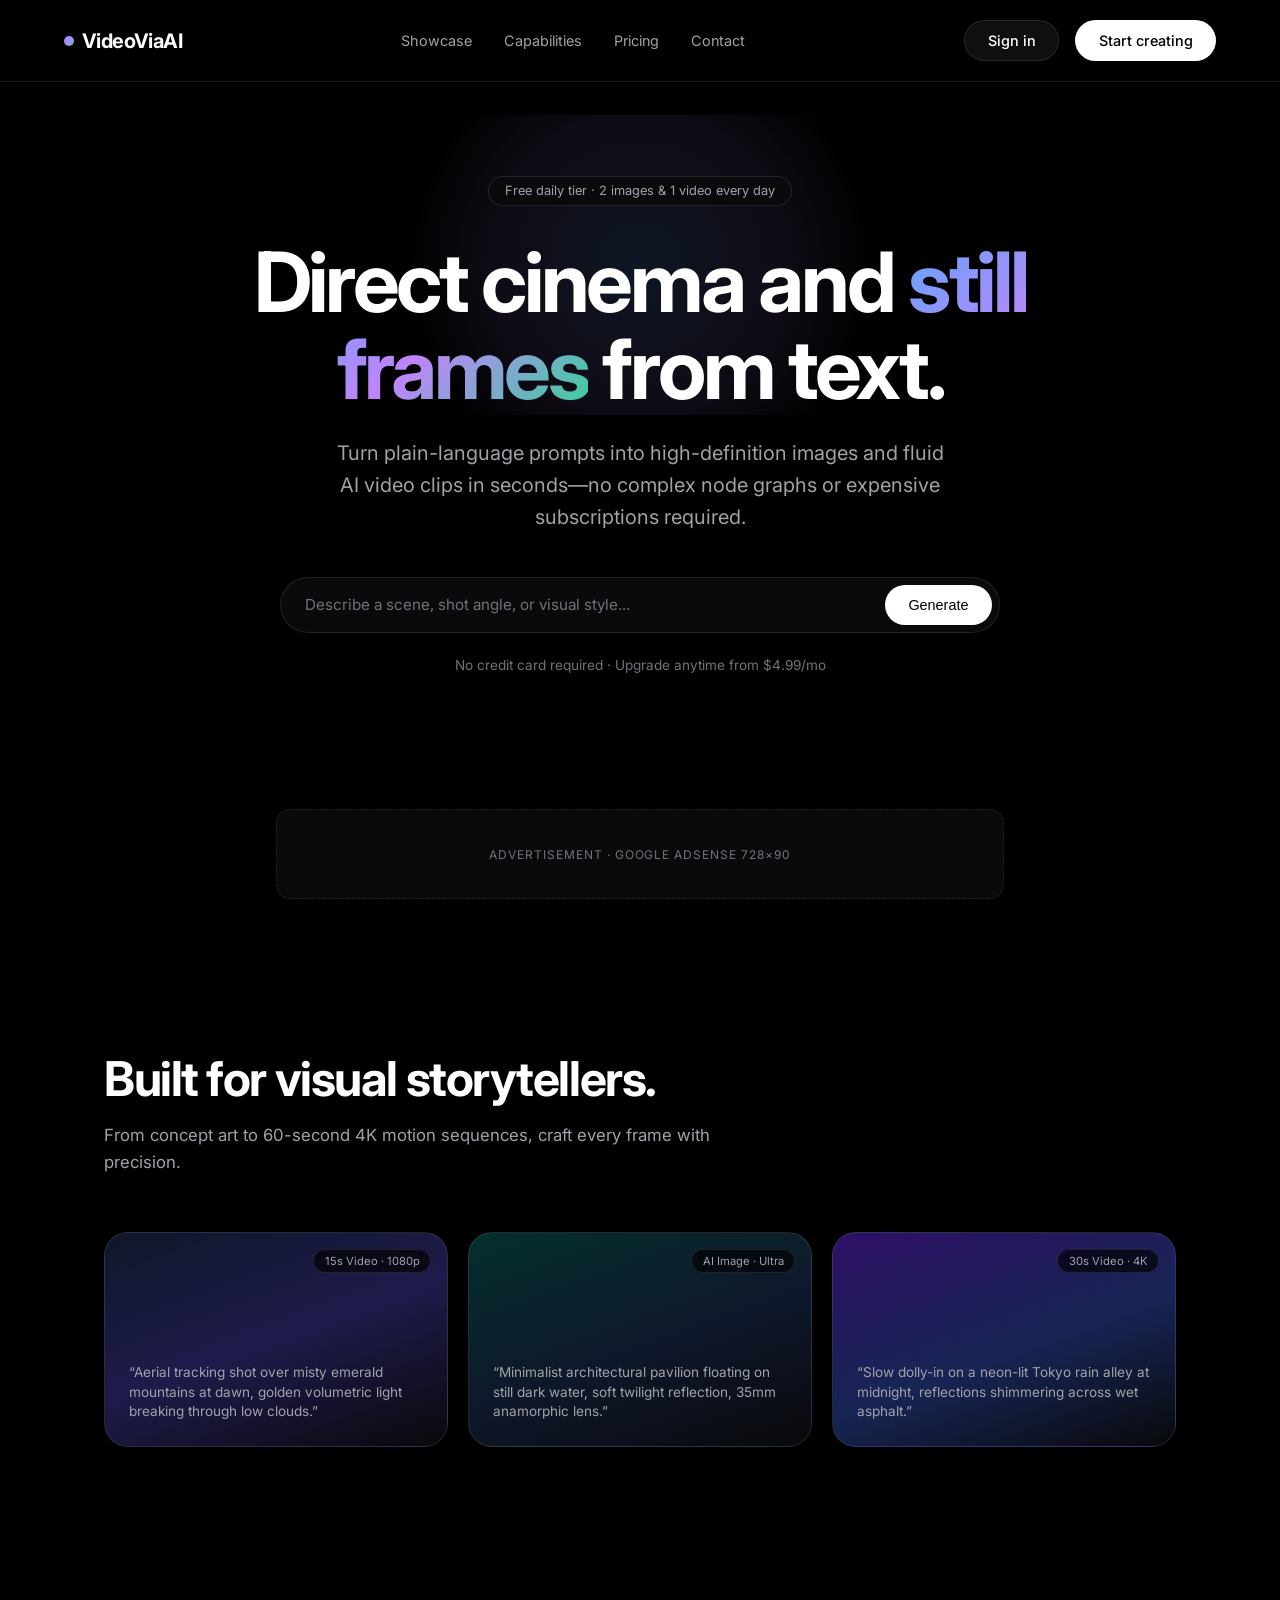
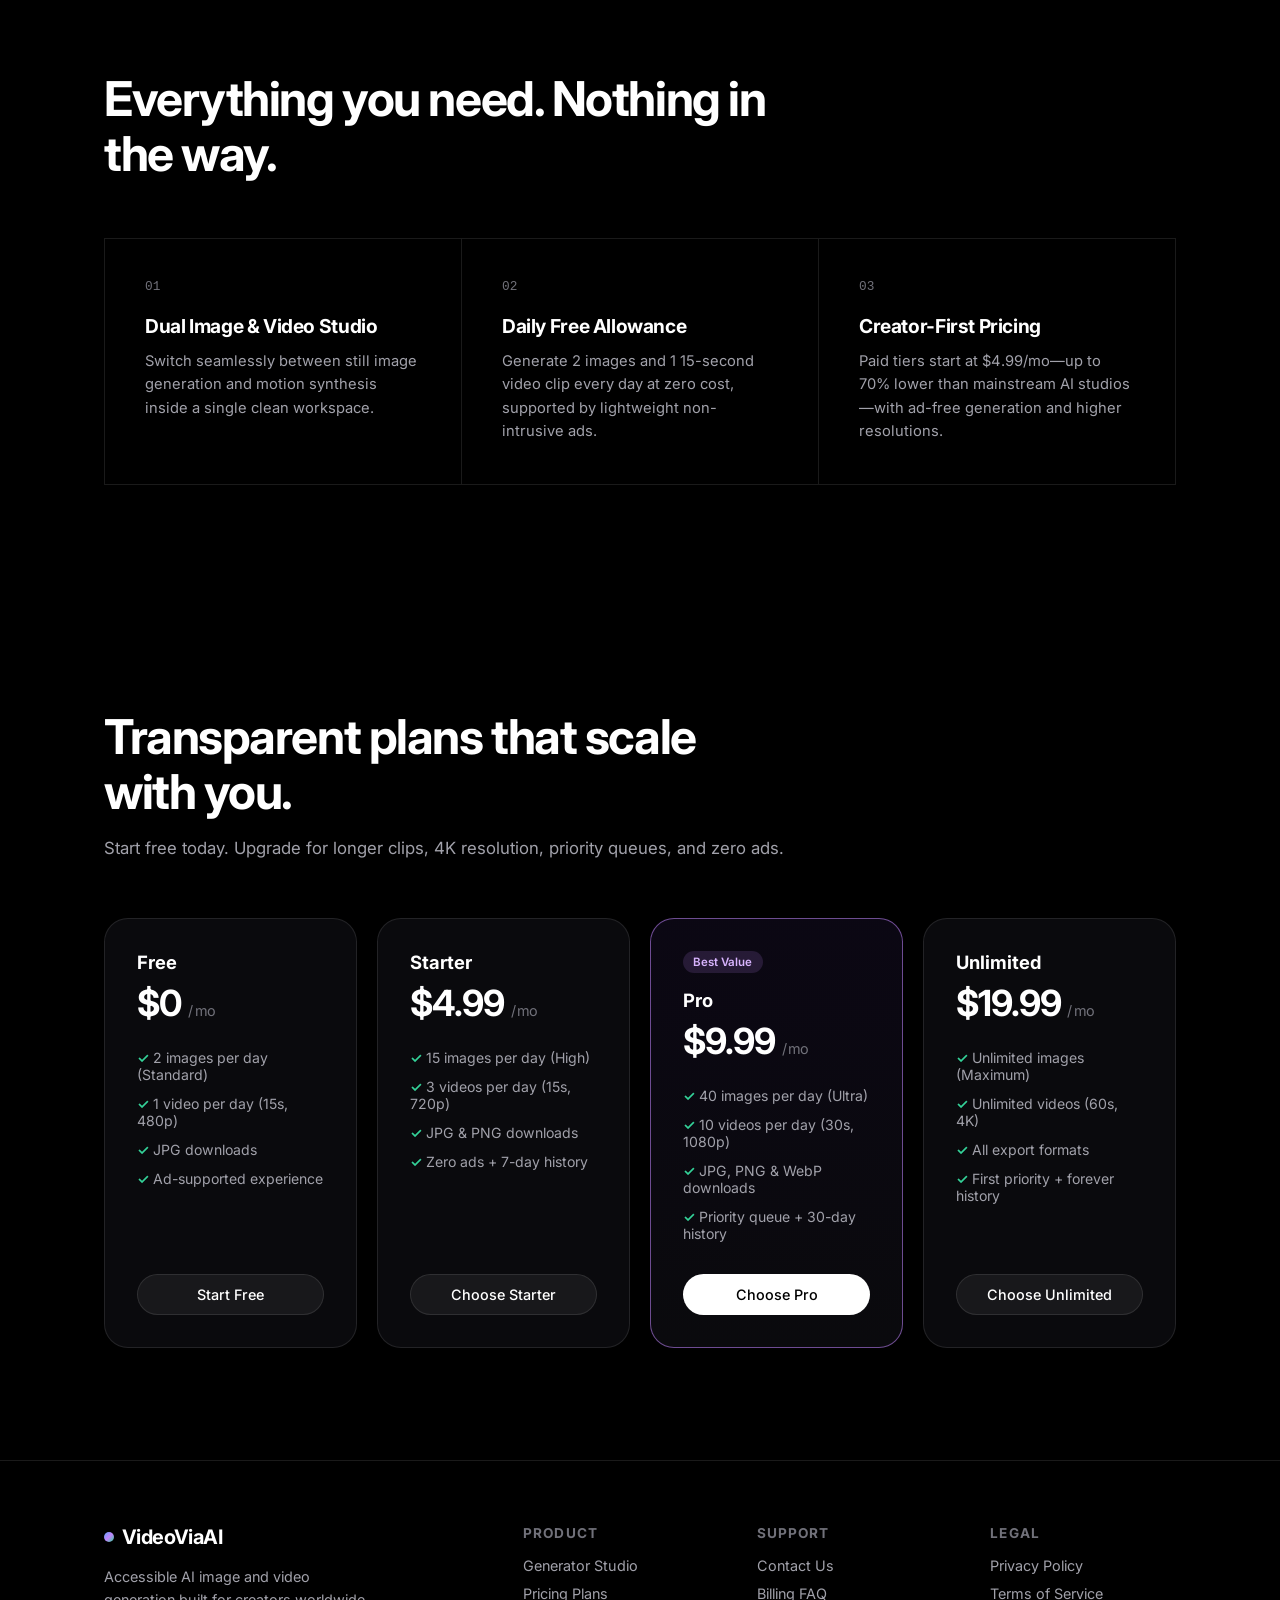
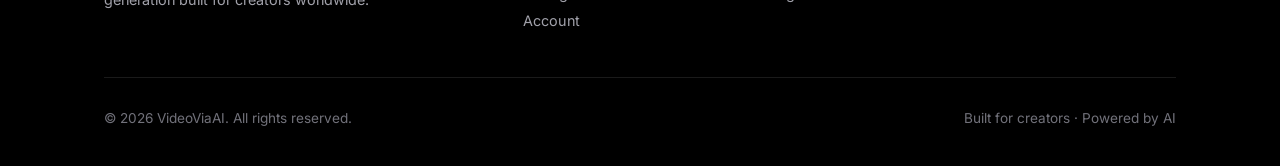
<file: index.html>
<!DOCTYPE html>
<html lang="en">
<head>
  <meta charset="UTF-8" />
  <meta name="viewport" content="width=device-width, initial-scale=1.0" />
  <title>VideoViaAI — Create AI Video & Images from Text</title>
  <!-- Favicon -->
  <link rel="icon" type="image/svg+xml" href="data:image/svg+xml,%3Csvg xmlns='http://www.w3.org/2000/svg' viewBox='0 0 64 64'%3E%3Crect width='64' height='64' rx='16' fill='%230b0d17'/%3E%3Cdefs%3E%3ClinearGradient id='g' x1='0' y1='0' x2='1' y2='1'%3E%3Cstop offset='0%25' stop-color='%2360a5fa'/%3E%3Cstop offset='50%25' stop-color='%23c084fc'/%3E%3Cstop offset='100%25' stop-color='%2334d399'/%3E%3C/linearGradient%3E%3C/defs%3E%3Cpath d='M18 18 L32 48 L46 18' fill='none' stroke='url(%23g)' stroke-width='7' stroke-linecap='round' stroke-linejoin='round'/%3E%3C/svg%3E" />

  <!-- SEO & Social Preview -->
  <meta name="description" content="Create stunning AI images instantly for free. No signup required—try VideoViaAI Studio today." />
  <meta property="og:type" content="website" />
  <meta property="og:title" content="VideoViaAI — Free AI Image Studio" />
  <meta property="og:description" content="Generate high-quality AI images in seconds for free. No account needed. AI Video & Pro plans coming soon." />
  <meta name="twitter:card" content="summary" />
  <meta name="twitter:title" content="VideoViaAI — Free AI Image Studio" />
  <meta name="twitter:description" content="Generate high-quality AI images in seconds for free. No account needed." />
  <link rel="preconnect" href="https://fonts.googleapis.com" />
  <link rel="preconnect" href="https://fonts.gstatic.com" crossorigin />
  <link href="https://fonts.googleapis.com/css2?family=Inter:wght@400;500;600;700&display=swap" rel="stylesheet" />
  <link rel="stylesheet" href="css/style.css" />
  <style>
    /* Hero */
    .hero {
      padding: 11rem 0 6rem;
      text-align: center;
      position: relative;
    }

    .hero::before {
      content: '';
      position: absolute;
      top: 15%;
      left: 50%;
      transform: translateX(-50%);
      width: 600px;
      height: 300px;
      background: radial-gradient(circle, rgba(96, 165, 250, 0.14) 0%, rgba(192, 132, 252, 0.08) 45%, transparent 70%);
      pointer-events: none;
      z-index: -1;
    }

    .hero-badge {
      display: inline-flex;
      align-items: center;
      gap: 0.5rem;
      padding: 0.4rem 1rem;
      border-radius: var(--radius-pill);
      border: 1px solid var(--border-subtle);
      background: var(--bg-surface);
      font-size: 0.8rem;
      color: var(--text-secondary);
      margin-bottom: 2rem;
    }

    .hero h1 {
      font-size: clamp(2.75rem, 6.5vw, 5.25rem);
      font-weight: 700;
      letter-spacing: -0.04em;
      line-height: 1.05;
      max-width: 900px;
      margin: 0 auto 1.5rem;
    }

    .hero p {
      font-size: clamp(1.05rem, 2vw, 1.25rem);
      color: var(--text-secondary);
      max-width: 620px;
      margin: 0 auto 2.75rem;
      line-height: 1.6;
    }

    /* Quick Prompt Launch Bar */
    .prompt-launcher {
      max-width: 720px;
      margin: 0 auto 1.5rem;
      display: flex;
      align-items: center;
      background: var(--bg-surface);
      border: 1px solid var(--border-subtle);
      border-radius: var(--radius-pill);
      padding: 0.45rem 0.45rem 0.45rem 1.5rem;
      transition: border-color 0.2s ease;
    }

    .prompt-launcher:focus-within {
      border-color: var(--border-hover);
    }

    .prompt-launcher input {
      flex: 1;
      background: transparent;
      border: none;
      outline: none;
      color: var(--text-primary);
      font-size: 0.95rem;
      font-family: inherit;
    }

    .prompt-launcher input::placeholder {
      color: var(--text-muted);
    }

    .hero-meta {
      font-size: 0.85rem;
      color: var(--text-muted);
    }

    /* Editorial Showcase Grid */
    .showcase-grid {
      display: grid;
      grid-template-columns: repeat(3, 1fr);
      gap: 1.25rem;
      margin-top: 2rem;
    }

    .showcase-card {
      position: relative;
      border-radius: var(--radius-lg);
      overflow: hidden;
      border: 1px solid var(--border-subtle);
      aspect-ratio: 16 / 10;
      background: var(--bg-surface);
      display: flex;
      flex-direction: column;
      justify-content: flex-end;
      padding: 1.5rem;
    }

    .showcase-card.card-1 {
      background: linear-gradient(160deg, #0f172a 0%, #1e1b4b 50%, #09090b 100%);
    }
    .showcase-card.card-2 {
      background: linear-gradient(160deg, #042f2e 0%, #0f172a 55%, #09090b 100%);
    }
    .showcase-card.card-3 {
      background: linear-gradient(160deg, #2e1065 0%, #172554 55%, #09090b 100%);
    }

    .showcase-tag {
      position: absolute;
      top: 1rem;
      right: 1rem;
      font-size: 0.7rem;
      padding: 0.25rem 0.65rem;
      border-radius: var(--radius-pill);
      background: rgba(0, 0, 0, 0.65);
      border: 1px solid var(--border-subtle);
      color: var(--text-secondary);
    }

    .showcase-prompt {
      font-size: 0.85rem;
      color: var(--text-secondary);
      line-height: 1.45;
    }

    /* Editorial Feature Split */
    .section-header {
      max-width: 680px;
      margin-bottom: 3.5rem;
    }

    .section-header h2 {
      font-size: clamp(2rem, 4vw, 3rem);
      font-weight: 700;
      letter-spacing: -0.03em;
      line-height: 1.15;
      margin-bottom: 1rem;
    }

    .section-header p {
      color: var(--text-secondary);
      font-size: 1.05rem;
      line-height: 1.6;
    }

    .features-grid {
      display: grid;
      grid-template-columns: repeat(3, 1fr);
      border-top: 1px solid var(--border-subtle);
      border-left: 1px solid var(--border-subtle);
    }

    .feature-cell {
      padding: 2.5rem;
      border-right: 1px solid var(--border-subtle);
      border-bottom: 1px solid var(--border-subtle);
    }

    .feature-num {
      font-size: 0.8rem;
      color: var(--text-muted);
      margin-bottom: 1.25rem;
      font-family: monospace;
    }

    .feature-cell h3 {
      font-size: 1.2rem;
      margin-bottom: 0.75rem;
      letter-spacing: -0.02em;
    }

    .feature-cell p {
      color: var(--text-secondary);
      font-size: 0.92rem;
      line-height: 1.6;
    }

    /* Pricing */
    .pricing-grid {
      display: grid;
      grid-template-columns: repeat(4, 1fr);
      gap: 1.25rem;
    }

    .price-card {
      background: var(--bg-surface);
      border: 1px solid var(--border-subtle);
      border-radius: var(--radius-lg);
      padding: 2rem;
      display: flex;
      flex-direction: column;
    }

    .price-card.featured {
      border-color: rgba(192, 132, 252, 0.55);
      background: linear-gradient(180deg, rgba(139, 92, 246, 0.08) 0%, var(--bg-surface) 100%);
    }

    .plan-badge {
      align-self: flex-start;
      font-size: 0.72rem;
      font-weight: 600;
      padding: 0.25rem 0.65rem;
      border-radius: var(--radius-pill);
      background: rgba(192, 132, 252, 0.15);
      color: #d8b4fe;
      margin-bottom: 1rem;
    }

    .price-card h3 {
      font-size: 1.15rem;
      margin-bottom: 0.5rem;
    }

    .price-amount {
      font-size: 2.25rem;
      font-weight: 700;
      letter-spacing: -0.03em;
      margin-bottom: 1.5rem;
    }

    .price-amount span {
      font-size: 0.9rem;
      font-weight: 400;
      color: var(--text-muted);
    }

    .price-features {
      list-style: none;
      display: flex;
      flex-direction: column;
      gap: 0.75rem;
      font-size: 0.88rem;
      color: var(--text-secondary);
      margin-bottom: 2rem;
      flex: 1;
    }

    .price-features li::before {
      content: '✓ ';
      color: #34d399;
      font-weight: 600;
    }

    @media (max-width: 960px) {
      .showcase-grid,
      .features-grid {
        grid-template-columns: 1fr;
      }
      .pricing-grid {
        grid-template-columns: 1fr 1fr;
      }
    }

    @media (max-width: 560px) {
      .pricing-grid {
        grid-template-columns: 1fr;
      }
    }
  </style>
</head>
<body>

  <nav class="navbar">
    <a href="index.html" class="logo">
      <span class="logo-dot"></span>
      VideoViaAI
    </a>
    <div class="nav-links">
      <a href="#showcase">Showcase</a>
      <a href="#features">Capabilities</a>
      <a href="pricing.html">Pricing</a>
      <a href="contact.html">Contact</a>
    </div>
    <div class="nav-actions">
      <a href="login.html" class="btn btn-secondary">Sign in</a>
      <a href="generate.html" class="btn btn-primary">Start creating</a>
    </div>
  </nav>

  <main>
    <section class="hero">
      <div class="container">
        <div class="hero-badge">Free daily tier · 2 images &amp; 1 video every day</div>
        <h1>Direct cinema and <span class="iridescent-text">still frames</span> from text.</h1>
        <p>Turn plain-language prompts into high-definition images and fluid AI video clips in seconds—no complex node graphs or expensive subscriptions required.</p>

        <form class="prompt-launcher" action="generate.html" method="GET">
          <input type="text" name="prompt" placeholder="Describe a scene, shot angle, or visual style..." required />
          <button type="submit" class="btn btn-primary">Generate</button>
        </form>
        <div class="hero-meta">No credit card required · Upgrade anytime from $4.99/mo</div>
      </div>
    </section>

    <div class="container">
      <!-- Google AdSense Slot (Hidden automatically for paid users) -->
      <div class="ad-slot" id="home-top-ad">Advertisement · Google AdSense 728×90</div>
    </div>

    <section class="section" id="showcase">
      <div class="container">
        <div class="section-header">
          <h2>Built for visual storytellers.</h2>
          <p>From concept art to 60-second 4K motion sequences, craft every frame with precision.</p>
        </div>

        <div class="showcase-grid">
          <div class="showcase-card card-1">
            <span class="showcase-tag">15s Video · 1080p</span>
            <p class="showcase-prompt">“Aerial tracking shot over misty emerald mountains at dawn, golden volumetric light breaking through low clouds.”</p>
          </div>
          <div class="showcase-card card-2">
            <span class="showcase-tag">AI Image · Ultra</span>
            <p class="showcase-prompt">“Minimalist architectural pavilion floating on still dark water, soft twilight reflection, 35mm anamorphic lens.”</p>
          </div>
          <div class="showcase-card card-3">
            <span class="showcase-tag">30s Video · 4K</span>
            <p class="showcase-prompt">“Slow dolly-in on a neon-lit Tokyo rain alley at midnight, reflections shimmering across wet asphalt.”</p>
          </div>
        </div>
      </div>
    </section>

    <section class="section" id="features">
      <div class="container">
        <div class="section-header">
          <h2>Everything you need. Nothing in the way.</h2>
        </div>

        <div class="features-grid">
          <div class="feature-cell">
            <div class="feature-num">01</div>
            <h3>Dual Image &amp; Video Studio</h3>
            <p>Switch seamlessly between still image generation and motion synthesis inside a single clean workspace.</p>
          </div>
          <div class="feature-cell">
            <div class="feature-num">02</div>
            <h3>Daily Free Allowance</h3>
            <p>Generate 2 images and 1 15-second video clip every day at zero cost, supported by lightweight non-intrusive ads.</p>
          </div>
          <div class="feature-cell">
            <div class="feature-num">03</div>
            <h3>Creator-First Pricing</h3>
            <p>Paid tiers start at $4.99/mo—up to 70% lower than mainstream AI studios—with ad-free generation and higher resolutions.</p>
          </div>
        </div>
      </div>
    </section>

    <section class="section" id="pricing">
      <div class="container">
        <div class="section-header">
          <h2>Transparent plans that scale with you.</h2>
          <p>Start free today. Upgrade for longer clips, 4K resolution, priority queues, and zero ads.</p>
        </div>

        <div class="pricing-grid">
          <div class="price-card">
            <h3>Free</h3>
            <div class="price-amount">$0 <span>/ mo</span></div>
            <ul class="price-features">
              <li>2 images per day (Standard)</li>
              <li>1 video per day (15s, 480p)</li>
              <li>JPG downloads</li>
              <li>Ad-supported experience</li>
            </ul>
            <a href="generate.html" class="btn btn-secondary">Start Free</a>
          </div>

          <div class="price-card">
            <h3>Starter</h3>
            <div class="price-amount">$4.99 <span>/ mo</span></div>
            <ul class="price-features">
              <li>15 images per day (High)</li>
              <li>3 videos per day (15s, 720p)</li>
              <li>JPG &amp; PNG downloads</li>
              <li>Zero ads + 7-day history</li>
            </ul>
            <a href="pricing.html?plan=starter" class="btn btn-secondary">Choose Starter</a>
          </div>

          <div class="price-card featured">
            <span class="plan-badge">Best Value</span>
            <h3>Pro</h3>
            <div class="price-amount">$9.99 <span>/ mo</span></div>
            <ul class="price-features">
              <li>40 images per day (Ultra)</li>
              <li>10 videos per day (30s, 1080p)</li>
              <li>JPG, PNG &amp; WebP downloads</li>
              <li>Priority queue + 30-day history</li>
            </ul>
            <a href="pricing.html?plan=pro" class="btn btn-primary">Choose Pro</a>
          </div>

          <div class="price-card">
            <h3>Unlimited</h3>
            <div class="price-amount">$19.99 <span>/ mo</span></div>
            <ul class="price-features">
              <li>Unlimited images (Maximum)</li>
              <li>Unlimited videos (60s, 4K)</li>
              <li>All export formats</li>
              <li>First priority + forever history</li>
            </ul>
            <a href="pricing.html?plan=unlimited" class="btn btn-secondary">Choose Unlimited</a>
          </div>
        </div>
      </div>
    </section>
  </main>

  <footer>
    <div class="container">
      <div class="footer-grid">
        <div class="footer-col">
          <a href="index.html" class="logo" style="margin-bottom: 1rem;">
            <span class="logo-dot"></span>
            VideoViaAI
          </a>
          <p style="color: var(--text-secondary); font-size: 0.9rem; max-width: 280px; line-height: 1.6;">
            Accessible AI image and video generation built for creators worldwide.
          </p>
        </div>
        <div class="footer-col">
          <h4>Product</h4>
          <ul>
            <li><a href="generate.html">Generator Studio</a></li>
            <li><a href="pricing.html">Pricing Plans</a></li>
            <li><a href="login.html">Account</a></li>
          </ul>
        </div>
        <div class="footer-col">
          <h4>Support</h4>
          <ul>
            <li><a href="contact.html">Contact Us</a></li>
            <li><a href="pricing.html#faq">Billing FAQ</a></li>
          </ul>
        </div>
        <div class="footer-col">
          <h4>Legal</h4>
          <ul>
            <li><a href="privacy.html">Privacy Policy</a></li>
            <li><a href="terms.html">Terms of Service</a></li>
          </ul>
        </div>
      </div>
      <div class="footer-bottom">
        <span>© 2026 VideoViaAI. All rights reserved.</span>
        <span>Built for creators · Powered by AI</span>
      </div>
    </div>
  </footer>

  <script src="js/config.js"></script>
  <!-- Cloudflare Web Analytics --><script type='module' src='https://static.cloudflareinsights.com/beacon.min.js' data-cf-beacon='{"token": "487d7ddb63574fec8b6b35715f66212c"}'></script><!-- End Cloudflare Web Analytics -->
</body>
</html>
</file>
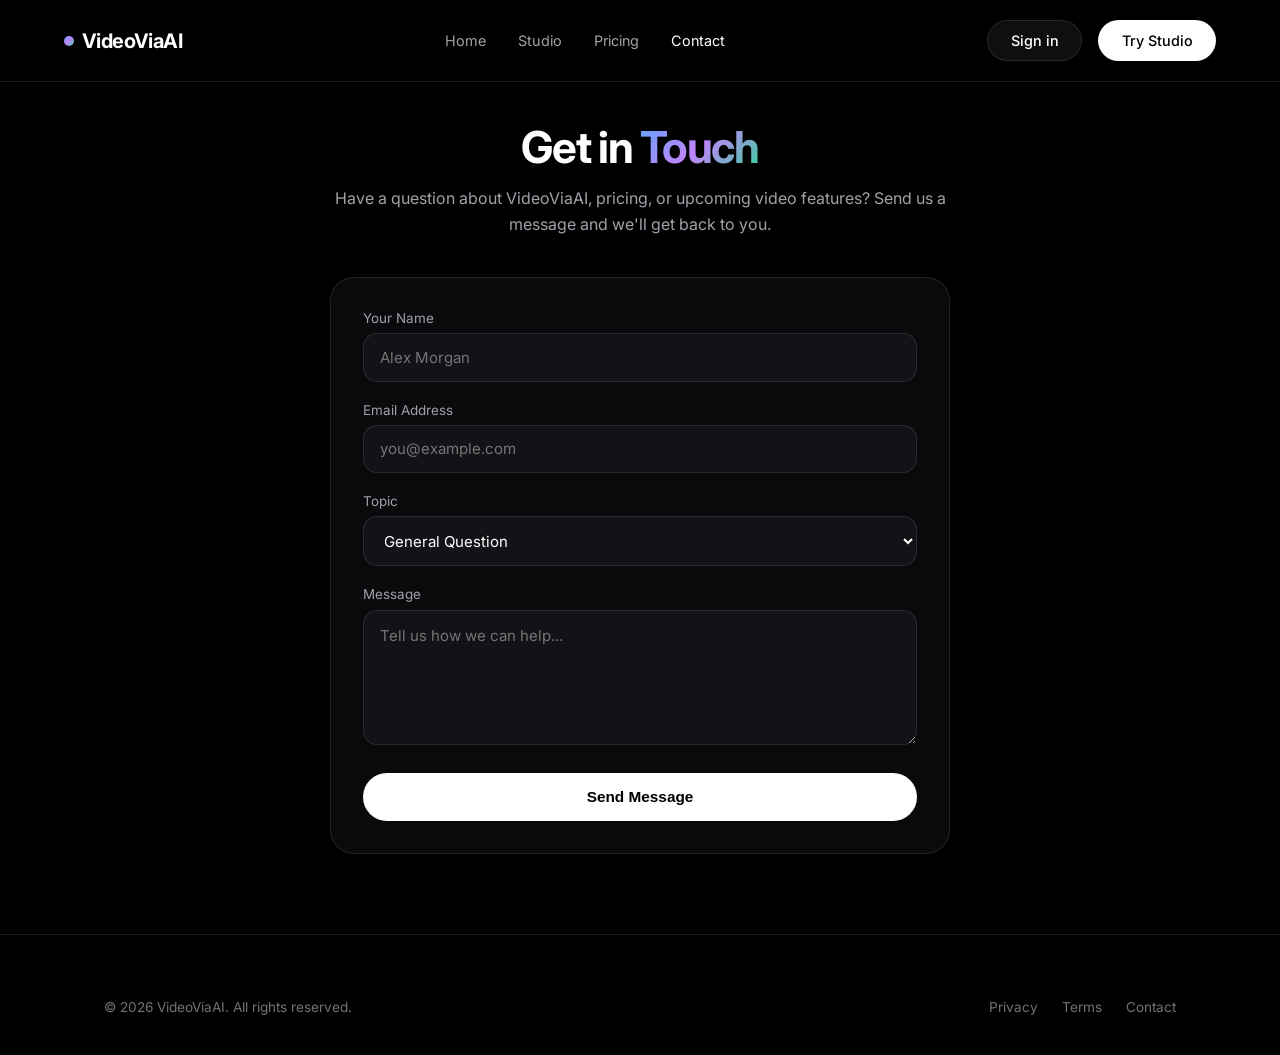
<file: contact.html>
<!DOCTYPE html>
<html lang="en">
<head>
  <meta charset="UTF-8" />
  <meta name="viewport" content="width=device-width, initial-scale=1.0" />
  <title>Contact — VideoViaAI</title>
  <link rel="preconnect" href="https://fonts.googleapis.com" />
  <link rel="preconnect" href="https://fonts.gstatic.com" crossorigin />
  <link href="https://fonts.googleapis.com/css2?family=Inter:wght@400;500;600;700&display=swap" rel="stylesheet" />
  <link rel="stylesheet" href="css/style.css" />
  <style>
    .contact-wrapper {
      flex: 1;
      padding: 7.5rem 0 5rem;
    }

    .contact-container {
      max-width: 620px;
      margin: 0 auto;
    }

    .contact-header {
      text-align: center;
      margin-bottom: 2.5rem;
    }

    .contact-header h1 {
      font-size: clamp(2rem, 4vw, 2.75rem);
      font-weight: 700;
      letter-spacing: -0.03em;
      margin-bottom: 0.75rem;
    }

    .contact-header p {
      color: var(--text-secondary);
      font-size: 1rem;
      line-height: 1.6;
    }

    .contact-card {
      background: var(--bg-surface);
      border: 1px solid var(--border-subtle);
      border-radius: var(--radius-lg);
      padding: 2rem;
    }

    .form-group {
      margin-bottom: 1.25rem;
    }

    .form-group label {
      display: block;
      font-size: 0.84rem;
      color: var(--text-secondary);
      margin-bottom: 0.45rem;
    }

    .form-input,
    .form-select,
    .form-textarea {
      width: 100%;
      padding: 0.85rem 1rem;
      background: var(--bg-elevated);
      border: 1px solid var(--border-subtle);
      border-radius: var(--radius-md);
      color: var(--text-primary);
      font-family: inherit;
      font-size: 0.94rem;
      outline: none;
      transition: border-color 0.2s ease;
    }

    .form-textarea {
      min-height: 135px;
      resize: vertical;
      line-height: 1.55;
    }

    .form-input:focus,
    .form-select:focus,
    .form-textarea:focus {
      border-color: var(--border-hover);
    }

    .submit-btn {
      width: 100%;
      padding: 0.9rem;
      font-weight: 600;
      font-size: 0.96rem;
      margin-top: 0.25rem;
    }

    .submit-btn:disabled {
      opacity: 0.6;
      cursor: not-allowed;
    }

    .status-banner {
      display: none;
      margin-top: 1.15rem;
      padding: 0.9rem 1rem;
      border-radius: var(--radius-md);
      font-size: 0.88rem;
      line-height: 1.5;
    }

    .status-banner.success {
      display: block;
      background: rgba(52, 211, 153, 0.12);
      border: 1px solid rgba(52, 211, 153, 0.35);
      color: #6ee7b7;
    }

    .status-banner.error {
      display: block;
      background: rgba(248, 113, 113, 0.1);
      border: 1px solid rgba(248, 113, 113, 0.35);
      color: #fca5a5;
    }
  </style>
</head>
<body>

  <nav class="navbar">
    <a href="index.html" class="logo">
      <span class="logo-dot"></span>
      VideoViaAI
    </a>
    <div class="nav-links">
      <a href="index.html">Home</a>
      <a href="generate.html">Studio</a>
      <a href="pricing.html">Pricing</a>
      <a href="contact.html" style="color: #ffffff;">Contact</a>
    </div>
    <div class="nav-actions">
      <a href="login.html" class="btn btn-secondary">Sign in</a>
      <a href="generate.html" class="btn btn-primary">Try Studio</a>
    </div>
  </nav>

  <main class="contact-wrapper">
    <div class="container">
      <div class="contact-container">
        <div class="contact-header">
          <h1>Get in <span class="iridescent-text">Touch</span></h1>
          <p>Have a question about VideoViaAI, pricing, or upcoming video features? Send us a message and we'll get back to you.</p>
        </div>

        <div class="contact-card">
          <form id="contact-form" action="https://formspree.io/f/xnpdojgv" method="POST">
            <!-- Spam protection honeypot (invisible to humans) -->
            <input type="text" name="_gotcha" style="display:none" tabindex="-1" autocomplete="off" />

            <div class="form-group">
              <label for="name">Your Name</label>
              <input type="text" id="name" name="name" class="form-input" placeholder="Alex Morgan" required />
            </div>

            <div class="form-group">
              <label for="email">Email Address</label>
              <input type="email" id="email" name="email" class="form-input" placeholder="you@example.com" required />
            </div>

            <div class="form-group">
              <label for="topic">Topic</label>
              <select id="topic" name="topic" class="form-select">
                <option value="General Question">General Question</option>
                <option value="Pricing & Subscriptions">Pricing & Subscriptions</option>
                <option value="Technical Support">Technical Support</option>
                <option value="Business / Agency Inquiry">Business / Agency Inquiry</option>
              </select>
            </div>

            <div class="form-group">
              <label for="message">Message</label>
              <textarea id="message" name="message" class="form-textarea" placeholder="Tell us how we can help..." required></textarea>
            </div>

            <button type="submit" id="submit-btn" class="btn btn-primary submit-btn">
              Send Message
            </button>

            <div id="status-banner" class="status-banner"></div>
          </form>
        </div>
      </div>
    </div>
  </main>

  <footer>
    <div class="container">
      <div class="footer-bottom" style="border-top: none; padding-top: 0;">
        <span>© 2026 VideoViaAI. All rights reserved.</span>
        <div style="display: flex; gap: 1.5rem;">
          <a href="privacy.html">Privacy</a>
          <a href="terms.html">Terms</a>
          <a href="contact.html">Contact</a>
        </div>
      </div>
    </div>
  </footer>

  <script>
    const form = document.getElementById("contact-form");
    const submitBtn = document.getElementById("submit-btn");
    const statusBanner = document.getElementById("status-banner");

    form.addEventListener("submit", async (e) => {
      e.preventDefault();
      statusBanner.className = "status-banner";
      statusBanner.textContent = "";

      submitBtn.disabled = true;
      submitBtn.textContent = "Sending...";

      try {
        const response = await fetch(form.action, {
          method: "POST",
          body: new FormData(form),
          headers: { Accept: "application/json" },
        });

        if (response.ok) {
          form.reset();
          statusBanner.className = "status-banner success";
          statusBanner.textContent = "Thanks for reaching out! Your message has been sent and we'll reply shortly.";
        } else {
          const data = await response.json().catch(() => ({}));
          const msg = data.errors ? data.errors.map((err) => err.message).join(", ") : "Could not send message. Please try again.";
          statusBanner.className = "status-banner error";
          statusBanner.textContent = msg;
        }
      } catch (err) {
        statusBanner.className = "status-banner error";
        statusBanner.textContent = "Network error. Please check your connection and try again.";
      } finally {
        submitBtn.disabled = false;
        submitBtn.textContent = "Send Message";
      }
    });
  </script>

  <!-- Cloudflare Web Analytics --><script type='module' src='https://static.cloudflareinsights.com/beacon.min.js' data-cf-beacon='{"token": "487d7ddb63574fec8b6b35715f66212c"}'></script><!-- End Cloudflare Web Analytics -->
</body>
</html>
</file>
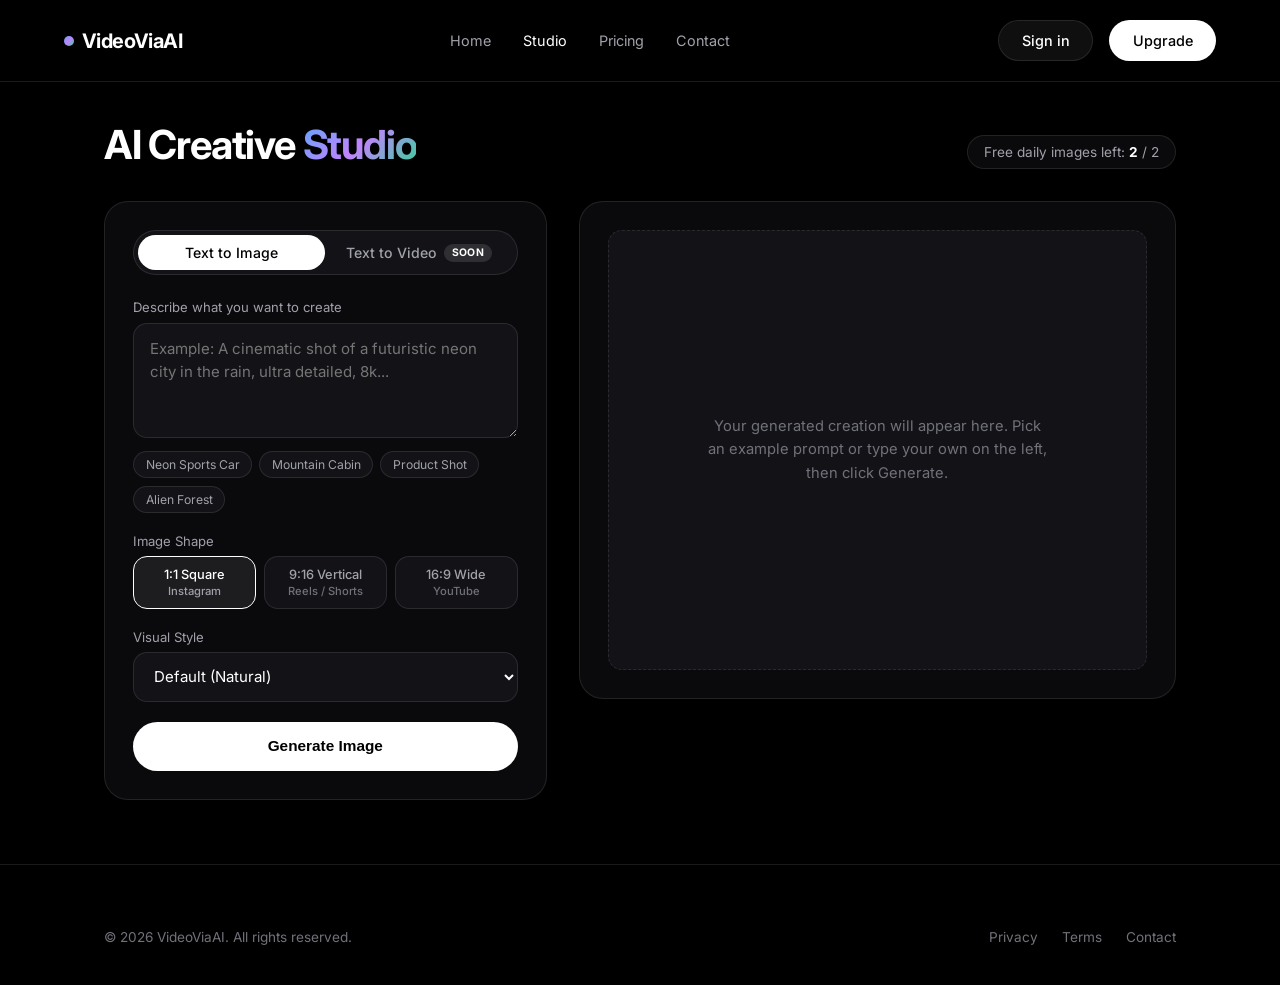
<file: generate.html>
<!DOCTYPE html>
<html lang="en">
<head>
  <meta charset="UTF-8" />
  <meta name="viewport" content="width=device-width, initial-scale=1.0" />
  <title>Studio — VideoViaAI</title>
  <!-- Favicon -->
  <link rel="icon" type="image/svg+xml" href="data:image/svg+xml,%3Csvg xmlns='http://www.w3.org/2000/svg' viewBox='0 0 64 64'%3E%3Crect width='64' height='64' rx='16' fill='%230b0d17'/%3E%3Cdefs%3E%3ClinearGradient id='g' x1='0' y1='0' x2='1' y2='1'%3E%3Cstop offset='0%25' stop-color='%2360a5fa'/%3E%3Cstop offset='50%25' stop-color='%23c084fc'/%3E%3Cstop offset='100%25' stop-color='%2334d399'/%3E%3C/linearGradient%3E%3C/defs%3E%3Cpath d='M18 18 L32 48 L46 18' fill='none' stroke='url(%23g)' stroke-width='7' stroke-linecap='round' stroke-linejoin='round'/%3E%3C/svg%3E" />

  <!-- SEO & Social Preview -->
  <meta name="description" content="Try VideoViaAI Studio free—generate 2 AI images daily with custom aspect ratios and instant downloads." />
  <meta property="og:type" content="website" />
  <meta property="og:title" content="AI Image Studio — VideoViaAI" />
  <meta property="og:description" content="Type a prompt and generate high-quality AI images in seconds. 2 free generations every day, no login required." />
  <meta name="twitter:card" content="summary" />
  <meta name="twitter:title" content="AI Image Studio — VideoViaAI" />
  <meta name="twitter:description" content="Type a prompt and generate high-quality AI images in seconds. 2 free generations daily." />
  <link rel="preconnect" href="https://fonts.googleapis.com" />
  <link rel="preconnect" href="https://fonts.gstatic.com" crossorigin />
  <link href="https://fonts.googleapis.com/css2?family=Inter:wght@400;500;600;700&display=swap" rel="stylesheet" />
  <link rel="stylesheet" href="css/style.css" />
  <style>
    .studio-wrapper {
      flex: 1;
      padding: 7.5rem 0 4rem;
    }

    .studio-header {
      display: flex;
      justify-content: space-between;
      align-items: flex-end;
      flex-wrap: wrap;
      gap: 1rem;
      margin-bottom: 2rem;
    }

    .studio-header h1 {
      font-size: clamp(1.85rem, 3.5vw, 2.5rem);
      font-weight: 700;
      letter-spacing: -0.03em;
    }

    .usage-pill {
      padding: 0.5rem 1rem;
      border-radius: var(--radius-pill);
      background: var(--bg-surface);
      border: 1px solid var(--border-subtle);
      font-size: 0.85rem;
      color: var(--text-secondary);
    }

    .usage-pill strong {
      color: var(--text-primary);
    }

    .studio-grid {
      display: grid;
      grid-template-columns: 1fr 1.35fr;
      gap: 2rem;
      align-items: start;
    }

    .panel {
      background: var(--bg-surface);
      border: 1px solid var(--border-subtle);
      border-radius: var(--radius-lg);
      padding: 1.75rem;
    }

    .mode-tabs {
      display: grid;
      grid-template-columns: 1fr 1fr;
      background: var(--bg-elevated);
      border: 1px solid var(--border-subtle);
      border-radius: var(--radius-pill);
      padding: 0.25rem;
      margin-bottom: 1.5rem;
    }

    .mode-tab {
      padding: 0.55rem 0.75rem;
      border: none;
      border-radius: var(--radius-pill);
      background: transparent;
      color: var(--text-secondary);
      font-size: 0.88rem;
      font-weight: 500;
      cursor: pointer;
      font-family: inherit;
      display: inline-flex;
      align-items: center;
      justify-content: center;
      gap: 0.45rem;
      transition: all 0.2s ease;
    }

    .mode-tab.active {
      background: #ffffff;
      color: #000000;
    }

    .soon-badge {
      font-size: 0.65rem;
      font-weight: 700;
      text-transform: uppercase;
      letter-spacing: 0.04em;
      padding: 0.15rem 0.45rem;
      border-radius: var(--radius-pill);
      background: rgba(255, 255, 255, 0.12);
      color: var(--text-primary);
    }

    .mode-tab.active .soon-badge {
      background: #000000;
      color: #ffffff;
    }

    .form-group {
      margin-bottom: 1.25rem;
    }

    .form-group label {
      display: block;
      font-size: 0.82rem;
      color: var(--text-secondary);
      margin-bottom: 0.45rem;
    }

    .prompt-box,
    .select-input {
      width: 100%;
      padding: 0.85rem 1rem;
      background: var(--bg-elevated);
      border: 1px solid var(--border-subtle);
      border-radius: var(--radius-md);
      color: var(--text-primary);
      font-family: inherit;
      font-size: 0.94rem;
      outline: none;
    }

    .prompt-box {
      min-height: 115px;
      resize: vertical;
      line-height: 1.55;
    }

    .prompt-box:focus,
    .select-input:focus {
      border-color: var(--border-hover);
    }

    .example-chips {
      display: flex;
      flex-wrap: wrap;
      gap: 0.45rem;
      margin-top: 0.6rem;
    }

    .example-chip {
      background: var(--bg-elevated);
      border: 1px solid var(--border-subtle);
      color: var(--text-secondary);
      border-radius: var(--radius-pill);
      padding: 0.32rem 0.72rem;
      font-size: 0.76rem;
      font-family: inherit;
      cursor: pointer;
      transition: all 0.2s ease;
    }

    .example-chip:hover {
      border-color: var(--border-hover);
      color: var(--text-primary);
    }

    .ratio-grid {
      display: grid;
      grid-template-columns: repeat(3, 1fr);
      gap: 0.5rem;
    }

    .ratio-btn {
      padding: 0.6rem 0.5rem;
      background: var(--bg-elevated);
      border: 1px solid var(--border-subtle);
      border-radius: var(--radius-md);
      color: var(--text-secondary);
      font-family: inherit;
      font-size: 0.8rem;
      font-weight: 500;
      cursor: pointer;
      text-align: center;
      transition: all 0.2s ease;
    }

    .ratio-btn span {
      display: block;
      font-size: 0.7rem;
      color: var(--text-muted);
      margin-top: 0.15rem;
    }

    .ratio-btn.active {
      border-color: #ffffff;
      color: #ffffff;
      background: rgba(255, 255, 255, 0.08);
    }

    .ratio-btn.active span {
      color: var(--text-secondary);
    }

    .generate-btn {
      width: 100%;
      padding: 0.9rem;
      font-weight: 600;
      font-size: 0.96rem;
    }

    .generate-btn:disabled {
      opacity: 0.6;
      cursor: not-allowed;
    }

    .output-box {
      min-height: 440px;
      display: flex;
      flex-direction: column;
      align-items: center;
      justify-content: center;
      text-align: center;
      background: var(--bg-elevated);
      border: 1px dashed var(--border-subtle);
      border-radius: var(--radius-md);
      padding: 1.5rem;
      position: relative;
      overflow: hidden;
    }

    .output-placeholder {
      color: var(--text-muted);
      font-size: 0.92rem;
      max-width: 340px;
      line-height: 1.6;
    }

    .output-image {
      display: none;
      max-width: 100%;
      max-height: 520px;
      width: auto;
      height: auto;
      object-fit: contain;
      border-radius: var(--radius-md);
    }

    .spinner {
      display: none;
      width: 38px;
      height: 38px;
      border: 3px solid rgba(255, 255, 255, 0.15);
      border-top-color: #ffffff;
      border-radius: 50%;
      animation: spin 0.85s linear infinite;
      margin-bottom: 1rem;
    }

    @keyframes spin {
      to { transform: rotate(360deg); }
    }

    .output-actions {
      display: none;
      margin-top: 1.25rem;
      width: 100%;
      justify-content: space-between;
      align-items: center;
      gap: 1rem;
    }

    .error-banner {
      display: none;
      margin-top: 1rem;
      padding: 0.85rem 1rem;
      border-radius: var(--radius-md);
      background: rgba(248, 113, 113, 0.1);
      border: 1px solid rgba(248, 113, 113, 0.35);
      color: #fca5a5;
      font-size: 0.86rem;
      line-height: 1.5;
    }

    .gallery-section {
      display: none;
      margin-top: 3rem;
    }

    .gallery-header {
      display: flex;
      justify-content: space-between;
      align-items: baseline;
      margin-bottom: 1.25rem;
    }

    .gallery-header h2 {
      font-size: 1.25rem;
      font-weight: 600;
    }

    .gallery-header span {
      font-size: 0.82rem;
      color: var(--text-muted);
    }

    .gallery-grid {
      display: grid;
      grid-template-columns: repeat(auto-fill, minmax(210px, 1fr));
      gap: 1.25rem;
    }

    .gallery-card {
      background: var(--bg-surface);
      border: 1px solid var(--border-subtle);
      border-radius: var(--radius-md);
      overflow: hidden;
      display: flex;
      flex-direction: column;
    }

    .gallery-thumb {
      width: 100%;
      height: 180px;
      object-fit: cover;
      cursor: pointer;
      background: var(--bg-elevated);
    }

    .gallery-info {
      padding: 0.8rem;
      display: flex;
      flex-direction: column;
      gap: 0.6rem;
    }

    .gallery-prompt {
      font-size: 0.8rem;
      color: var(--text-secondary);
      line-height: 1.4;
      display: -webkit-box;
      -webkit-line-clamp: 2;
      -webkit-box-orient: vertical;
      overflow: hidden;
    }

    .gallery-meta {
      display: flex;
      justify-content: space-between;
      align-items: center;
      font-size: 0.75rem;
      color: var(--text-muted);
    }

    .gallery-dl {
      color: #ffffff;
      text-decoration: none;
      font-weight: 500;
    }

    .gallery-dl:hover {
      text-decoration: underline;
    }

    @media (max-width: 860px) {
      .studio-grid {
        grid-template-columns: 1fr;
      }
      .output-box {
        min-height: 320px;
      }
    }
  </style>
</head>
<body>

  <nav class="navbar">
    <a href="index.html" class="logo">
      <span class="logo-dot"></span>
      VideoViaAI
    </a>
    <div class="nav-links">
      <a href="index.html">Home</a>
      <a href="generate.html" style="color: #ffffff;">Studio</a>
      <a href="pricing.html">Pricing</a>
      <a href="contact.html">Contact</a>
    </div>
    <div class="nav-actions">
      <a href="login.html" class="btn btn-secondary">Sign in</a>
      <a href="pricing.html" class="btn btn-primary">Upgrade</a>
    </div>
  </nav>

  <main class="studio-wrapper">
    <div class="container">
      <div class="studio-header">
        <div>
          <h1>AI Creative <span class="iridescent-text">Studio</span></h1>
        </div>
        <div class="usage-pill" id="usage-pill">
          Free daily images left: <strong id="images-left">2</strong> / 2
        </div>
      </div>

      <div class="studio-grid">
        <!-- Left: Controls -->
        <div class="panel">
          <div class="mode-tabs">
            <button type="button" class="mode-tab active" data-mode="image">Text to Image</button>
            <button type="button" class="mode-tab" data-mode="video">
              Text to Video <span class="soon-badge">Soon</span>
            </button>
          </div>

          <div class="form-group">
            <label for="prompt-input">Describe what you want to create</label>
            <textarea
              id="prompt-input"
              class="prompt-box"
              placeholder="Example: A cinematic shot of a futuristic neon city in the rain, ultra detailed, 8k..."
            ></textarea>
            <div class="example-chips">
              <button type="button" class="example-chip" data-prompt="A sleek futuristic sports car parked on a wet neon-lit Tokyo street at night, reflections on asphalt">Neon Sports Car</button>
              <button type="button" class="example-chip" data-prompt="A cozy wooden cabin in snowy Swiss mountains at sunset, warm glowing windows, cinematic atmosphere">Mountain Cabin</button>
              <button type="button" class="example-chip" data-prompt="Luxury glass perfume bottle on dark volcanic rock with golden dramatic studio lighting, product photography">Product Shot</button>
              <button type="button" class="example-chip" data-prompt="An astronaut walking through a glowing bioluminescent alien forest, vibrant colors, highly detailed">Alien Forest</button>
            </div>
          </div>

          <div class="form-group">
            <label>Image Shape</label>
            <div class="ratio-grid">
              <button type="button" class="ratio-btn active" data-ratio="1:1">
                1:1 Square
                <span>Instagram</span>
              </button>
              <button type="button" class="ratio-btn" data-ratio="9:16">
                9:16 Vertical
                <span>Reels / Shorts</span>
              </button>
              <button type="button" class="ratio-btn" data-ratio="16:9">
                16:9 Wide
                <span>YouTube</span>
              </button>
            </div>
          </div>

          <div class="form-group">
            <label for="style-select">Visual Style</label>
            <select id="style-select" class="select-input">
              <option value="">Default (Natural)</option>
              <option value=", cinematic lighting, photorealistic, 8k">Photorealistic</option>
              <option value=", vibrant anime style, studio quality">Anime</option>
              <option value=", 3D Pixar style render, soft lighting">3D Render</option>
              <option value=", digital concept art, dramatic atmosphere">Digital Art</option>
            </select>
          </div>

          <button type="button" class="btn btn-primary generate-btn" id="generate-btn">
            Generate Image
          </button>

          <div class="error-banner" id="error-banner"></div>
        </div>

        <!-- Right: Output -->
        <div class="panel">
          <div class="output-box" id="output-box">
            <div class="spinner" id="spinner"></div>
            <p class="output-placeholder" id="output-placeholder">
              Your generated creation will appear here. Pick an example prompt or type your own on the left, then click Generate.
            </p>
            <img id="output-image" class="output-image" alt="Generated AI artwork" />
          </div>

          <div class="output-actions" id="output-actions">
            <span id="output-meta" style="font-size: 0.85rem; color: var(--text-secondary);">Ready to save</span>
            <a id="download-btn" class="btn btn-primary" download="videoviaai-image.jpg">Download Image</a>
          </div>
        </div>
      </div>

      <!-- Session History Gallery -->
      <section class="gallery-section" id="gallery-section">
        <div class="gallery-header">
          <h2>Recent Creations</h2>
          <span>Saved for this session — click any image to preview</span>
        </div>
        <div class="gallery-grid" id="gallery-grid"></div>
      </section>
    </div>
  </main>

  <footer>
    <div class="container">
      <div class="footer-bottom" style="border-top: none; padding-top: 0;">
        <span>© 2026 VideoViaAI. All rights reserved.</span>
        <div style="display: flex; gap: 1.5rem;">
          <a href="privacy.html">Privacy</a>
          <a href="terms.html">Terms</a>
          <a href="contact.html">Contact</a>
        </div>
      </div>
    </div>
  </footer>

  <script>
    const API_URL = "https://videoviaai-api.illusionarshad.workers.dev/";
    const DAILY_IMAGE_LIMIT = 2;

    let currentMode = "image";
    let selectedRatio = "1:1";

    const promptInput = document.getElementById("prompt-input");
    const styleSelect = document.getElementById("style-select");
    const generateBtn = document.getElementById("generate-btn");
    const errorBanner = document.getElementById("error-banner");
    const spinner = document.getElementById("spinner");
    const placeholder = document.getElementById("output-placeholder");
    const outputImage = document.getElementById("output-image");
    const outputActions = document.getElementById("output-actions");
    const outputMeta = document.getElementById("output-meta");
    const downloadBtn = document.getElementById("download-btn");
    const imagesLeftEl = document.getElementById("images-left");
    const gallerySection = document.getElementById("gallery-section");
    const galleryGrid = document.getElementById("gallery-grid");

    function getTodayKey() {
      return "vvai_usage_" + new Date().toISOString().slice(0, 10);
    }

    function getUsedCount() {
      return parseInt(localStorage.getItem(getTodayKey()) || "0", 10);
    }

    function updateUsageDisplay() {
      const remaining = Math.max(0, DAILY_IMAGE_LIMIT - getUsedCount());
      imagesLeftEl.textContent = remaining;
    }

    updateUsageDisplay();

    // Example prompt chips
    document.querySelectorAll(".example-chip").forEach((chip) => {
      chip.addEventListener("click", () => {
        promptInput.value = chip.dataset.prompt;
        promptInput.focus();
      });
    });

    // Aspect ratio selection
    document.querySelectorAll(".ratio-btn").forEach((btn) => {
      btn.addEventListener("click", () => {
        document.querySelectorAll(".ratio-btn").forEach((b) => b.classList.remove("active"));
        btn.classList.add("active");
        selectedRatio = btn.dataset.ratio;
      });
    });

    // Switch between Image and Video tabs
    document.querySelectorAll(".mode-tab").forEach((tab) => {
      tab.addEventListener("click", () => {
        document.querySelectorAll(".mode-tab").forEach((t) => t.classList.remove("active"));
        tab.classList.add("active");
        currentMode = tab.dataset.mode;
        errorBanner.style.display = "none";

        if (currentMode === "video") {
          generateBtn.textContent = "Text to Video (Coming Soon)";
        } else {
          generateBtn.textContent = "Generate Image";
        }
      });
    });

    function showError(msg) {
      errorBanner.textContent = msg;
      errorBanner.style.display = "block";
    }

    async function cropBlobToRatio(blob, ratio) {
      if (ratio === "1:1") return blob;
      const tempUrl = URL.createObjectURL(blob);
      try {
        const img = await new Promise((resolve, reject) => {
          const el = new Image();
          el.onload = () => resolve(el);
          el.onerror = reject;
          el.src = tempUrl;
        });

        const targetRatio = ratio === "9:16" ? 9 / 16 : 16 / 9;
        const srcW = img.naturalWidth;
        const srcH = img.naturalHeight;
        let cropW = srcW;
        let cropH = srcH;

        if (srcW / srcH > targetRatio) {
          cropW = Math.round(srcH * targetRatio);
        } else {
          cropH = Math.round(srcW / targetRatio);
        }

        const startX = Math.round((srcW - cropW) / 2);
        const startY = Math.round((srcH - cropH) / 2);

        const canvas = document.createElement("canvas");
        canvas.width = cropW;
        canvas.height = cropH;
        const ctx = canvas.getContext("2d");
        ctx.drawImage(img, startX, startY, cropW, cropH, 0, 0, cropW, cropH);

        return await new Promise((resolve) => canvas.toBlob(resolve, "image/jpeg", 0.94));
      } finally {
        URL.revokeObjectURL(tempUrl);
      }
    }

    function addToGallery(imageUrl, promptText, ratio) {
      gallerySection.style.display = "block";

      const card = document.createElement("div");
      card.className = "gallery-card";

      const thumb = document.createElement("img");
      thumb.className = "gallery-thumb";
      thumb.src = imageUrl;
      thumb.alt = promptText;
      thumb.addEventListener("click", () => {
        outputImage.src = imageUrl;
        outputImage.style.display = "block";
        placeholder.style.display = "none";
        downloadBtn.href = imageUrl;
        downloadBtn.download = `videoviaai-${ratio.replace(":", "x")}.jpg`;
        outputMeta.textContent = `Format: ${ratio}`;
        outputActions.style.display = "flex";
        window.scrollTo({ top: 0, behavior: "smooth" });
      });

      const info = document.createElement("div");
      info.className = "gallery-info";

      const p = document.createElement("p");
      p.className = "gallery-prompt";
      p.textContent = promptText;

      const meta = document.createElement("div");
      meta.className = "gallery-meta";

      const ratioSpan = document.createElement("span");
      ratioSpan.textContent = ratio;

      const dl = document.createElement("a");
      dl.className = "gallery-dl";
      dl.href = imageUrl;
      dl.download = `videoviaai-${ratio.replace(":", "x")}.jpg`;
      dl.textContent = "Download";

      meta.appendChild(ratioSpan);
      meta.appendChild(dl);
      info.appendChild(p);
      info.appendChild(meta);
      card.appendChild(thumb);
      card.appendChild(info);

      galleryGrid.prepend(card);
    }

    generateBtn.addEventListener("click", async () => {
      errorBanner.style.display = "none";
      const rawPrompt = promptInput.value.trim();

      if (currentMode === "video") {
        showError("AI Video generation is launching soon on Starter, Creator, and Studio plans. Switch to 'Text to Image' to create right now!");
        return;
      }

      if (!rawPrompt) {
        showError("Please enter a description or click one of the example prompts first.");
        return;
      }

      if (getUsedCount() >= DAILY_IMAGE_LIMIT) {
        showError("You've reached your 2 free images for today. Come back tomorrow or check out our Pricing page!");
        return;
      }

      let ratioHint = "";
      if (selectedRatio === "9:16") ratioHint = ", vertical portrait framing";
      if (selectedRatio === "16:9") ratioHint = ", wide cinematic landscape framing";

      const fullPrompt = rawPrompt + styleSelect.value + ratioHint;

      // Loading state
      generateBtn.disabled = true;
      generateBtn.textContent = "Generating...";
      outputImage.style.display = "none";
      outputActions.style.display = "none";
      spinner.style.display = "block";
      placeholder.style.display = "block";
      placeholder.textContent = "Creating your image... this usually takes 5 to 15 seconds.";

      try {
        const response = await fetch(API_URL, {
          method: "POST",
          headers: { "Content-Type": "application/json" },
          body: JSON.stringify({ prompt: fullPrompt }),
        });

        if (!response.ok) {
          let errMsg = "Something went wrong. Please try again.";
          try {
            const errData = await response.json();
            if (errData.error) errMsg = errData.error;
          } catch (_) {}
          throw new Error(errMsg);
        }

        const rawBlob = await response.blob();
        const finalBlob = await cropBlobToRatio(rawBlob, selectedRatio);
        const imageUrl = URL.createObjectURL(finalBlob);

        outputImage.src = imageUrl;
        outputImage.style.display = "block";
        placeholder.style.display = "none";
        downloadBtn.href = imageUrl;
        downloadBtn.download = `videoviaai-${selectedRatio.replace(":", "x")}.jpg`;
        outputMeta.textContent = `Format: ${selectedRatio}`;
        outputActions.style.display = "flex";

        addToGallery(imageUrl, rawPrompt, selectedRatio);

        // Update daily free count
        localStorage.setItem(getTodayKey(), String(getUsedCount() + 1));
        updateUsageDisplay();
      } catch (err) {
        placeholder.textContent = "Generation failed. Please try again.";
        showError(err.message);
      } finally {
        spinner.style.display = "none";
        generateBtn.disabled = false;
        generateBtn.textContent = currentMode === "video" ? "Text to Video (Coming Soon)" : "Generate Image";
      }
    });
  </script>
  <!-- Cloudflare Web Analytics --><script type='module' src='https://static.cloudflareinsights.com/beacon.min.js' data-cf-beacon='{"token": "487d7ddb63574fec8b6b35715f66212c"}'></script><!-- End Cloudflare Web Analytics -->
</body>
</html>
</file>
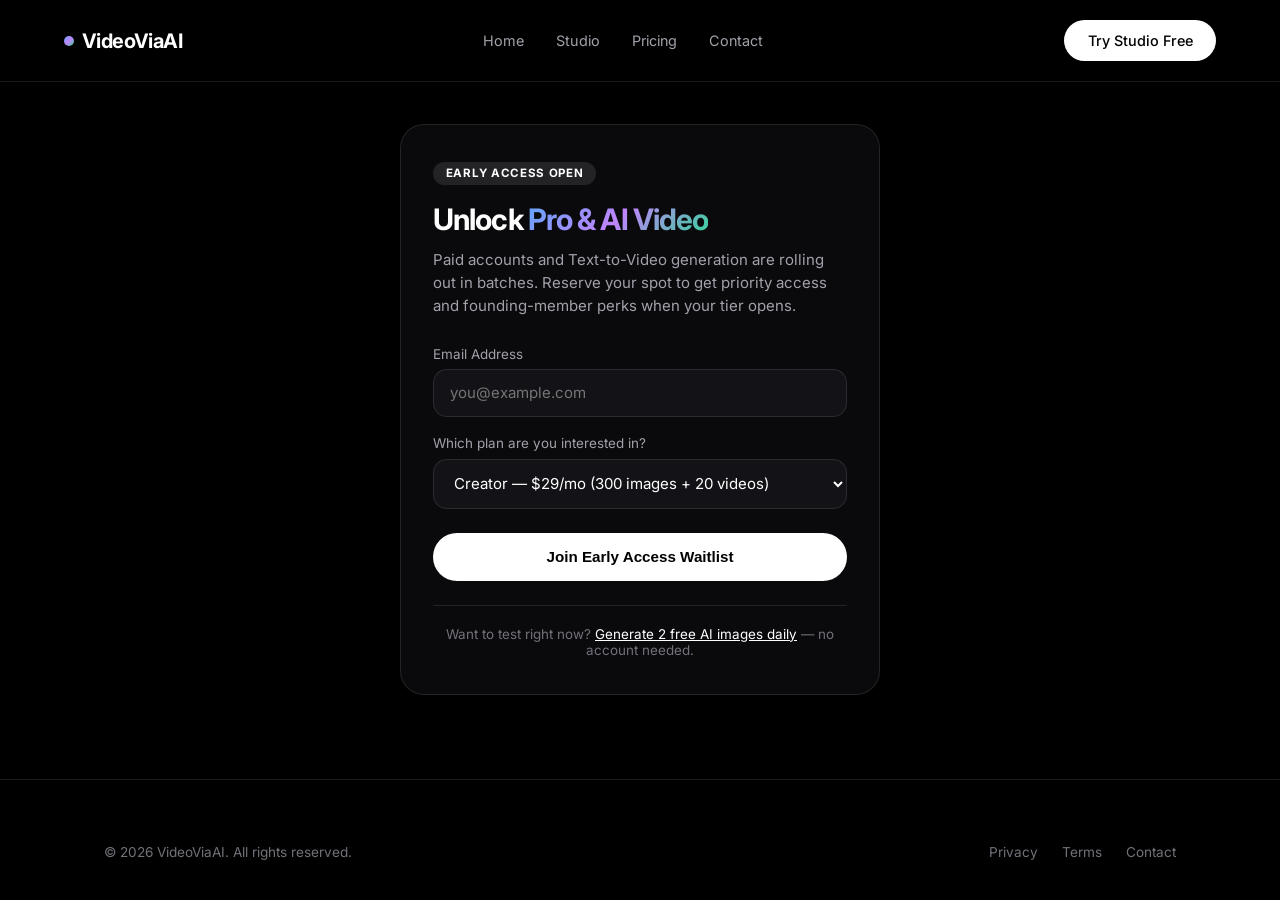
<file: login.html>
<!DOCTYPE html>
<html lang="en">
<head>
  <meta charset="UTF-8" />
  <meta name="viewport" content="width=device-width, initial-scale=1.0" />
  <title>Early Access — VideoViaAI</title>
  <link rel="preconnect" href="https://fonts.googleapis.com" />
  <link rel="preconnect" href="https://fonts.gstatic.com" crossorigin />
  <link href="https://fonts.googleapis.com/css2?family=Inter:wght@400;500;600;700&display=swap" rel="stylesheet" />
  <link rel="stylesheet" href="css/style.css" />
  <style>
    .auth-wrapper {
      flex: 1;
      padding: 7.5rem 0 5rem;
      display: flex;
      align-items: center;
    }

    .auth-card {
      max-width: 480px;
      width: 100%;
      margin: 0 auto;
      background: var(--bg-surface);
      border: 1px solid var(--border-subtle);
      border-radius: var(--radius-lg);
      padding: 2.25rem 2rem;
    }

    .early-badge {
      display: inline-block;
      font-size: 0.72rem;
      font-weight: 700;
      text-transform: uppercase;
      letter-spacing: 0.06em;
      padding: 0.3rem 0.8rem;
      border-radius: var(--radius-pill);
      background: rgba(255, 255, 255, 0.1);
      color: #ffffff;
      margin-bottom: 1rem;
    }

    .auth-card h1 {
      font-size: 1.85rem;
      font-weight: 700;
      letter-spacing: -0.03em;
      margin-bottom: 0.65rem;
    }

    .auth-subtitle {
      color: var(--text-secondary);
      font-size: 0.94rem;
      line-height: 1.55;
      margin-bottom: 1.75rem;
    }

    .form-group {
      margin-bottom: 1.15rem;
    }

    .form-group label {
      display: block;
      font-size: 0.84rem;
      color: var(--text-secondary);
      margin-bottom: 0.45rem;
    }

    .form-input,
    .form-select {
      width: 100%;
      padding: 0.85rem 1rem;
      background: var(--bg-elevated);
      border: 1px solid var(--border-subtle);
      border-radius: var(--radius-md);
      color: var(--text-primary);
      font-family: inherit;
      font-size: 0.94rem;
      outline: none;
      transition: border-color 0.2s ease;
    }

    .form-input:focus,
    .form-select:focus {
      border-color: var(--border-hover);
    }

    .submit-btn {
      width: 100%;
      padding: 0.9rem;
      font-weight: 600;
      font-size: 0.95rem;
      margin-top: 0.35rem;
    }

    .submit-btn:disabled {
      opacity: 0.6;
      cursor: not-allowed;
    }

    .status-banner {
      display: none;
      margin-top: 1.15rem;
      padding: 0.9rem 1rem;
      border-radius: var(--radius-md);
      font-size: 0.86rem;
      line-height: 1.5;
    }

    .status-banner.success {
      display: block;
      background: rgba(52, 211, 153, 0.12);
      border: 1px solid rgba(52, 211, 153, 0.35);
      color: #6ee7b7;
    }

    .status-banner.error {
      display: block;
      background: rgba(248, 113, 113, 0.1);
      border: 1px solid rgba(248, 113, 113, 0.35);
      color: #fca5a5;
    }

    .auth-footer {
      margin-top: 1.5rem;
      padding-top: 1.25rem;
      border-top: 1px solid var(--border-subtle);
      text-align: center;
      font-size: 0.84rem;
      color: var(--text-muted);
    }

    .auth-footer a {
      color: #ffffff;
      text-decoration: underline;
    }
  </style>
</head>
<body>

  <nav class="navbar">
    <a href="index.html" class="logo">
      <span class="logo-dot"></span>
      VideoViaAI
    </a>
    <div class="nav-links">
      <a href="index.html">Home</a>
      <a href="generate.html">Studio</a>
      <a href="pricing.html">Pricing</a>
      <a href="contact.html">Contact</a>
    </div>
    <div class="nav-actions">
      <a href="generate.html" class="btn btn-primary">Try Studio Free</a>
    </div>
  </nav>

  <main class="auth-wrapper">
    <div class="container">
      <div class="auth-card">
        <span class="early-badge">Early Access Open</span>
        <h1>Unlock <span class="iridescent-text">Pro & AI Video</span></h1>
        <p class="auth-subtitle">
          Paid accounts and Text-to-Video generation are rolling out in batches. Reserve your spot to get priority access and founding-member perks when your tier opens.
        </p>

        <form id="waitlist-form" action="https://formspree.io/f/xnpdojgv" method="POST">
          <input type="text" name="_gotcha" style="display:none" tabindex="-1" autocomplete="off" />
          <input type="hidden" name="form_type" value="Pro Plan Early Access Waitlist" />

          <div class="form-group">
            <label for="email">Email Address</label>
            <input type="email" id="email" name="email" class="form-input" placeholder="you@example.com" required />
          </div>

          <div class="form-group">
            <label for="plan">Which plan are you interested in?</label>
            <select id="plan" name="preferred_plan" class="form-select">
              <option value="Starter ($9/mo)">Starter — $9/mo (100 images + 6 videos)</option>
              <option value="Creator ($29/mo)" selected>Creator — $29/mo (300 images + 20 videos)</option>
              <option value="Studio ($79/mo)">Studio — $79/mo (1,000 images + 55 videos)</option>
              <option value="Just notify me on launch">Just notify me when AI Video launches</option>
            </select>
          </div>

          <button type="submit" id="submit-btn" class="btn btn-primary submit-btn">
            Join Early Access Waitlist
          </button>

          <div id="status-banner" class="status-banner"></div>
        </form>

        <div class="auth-footer">
          Want to test right now? <a href="generate.html">Generate 2 free AI images daily</a> — no account needed.
        </div>
      </div>
    </div>
  </main>

  <footer>
    <div class="container">
      <div class="footer-bottom" style="border-top: none; padding-top: 0;">
        <span>© 2026 VideoViaAI. All rights reserved.</span>
        <div style="display: flex; gap: 1.5rem;">
          <a href="privacy.html">Privacy</a>
          <a href="terms.html">Terms</a>
          <a href="contact.html">Contact</a>
        </div>
      </div>
    </div>
  </footer>

  <script>
    const form = document.getElementById("waitlist-form");
    const submitBtn = document.getElementById("submit-btn");
    const statusBanner = document.getElementById("status-banner");

    form.addEventListener("submit", async (e) => {
      e.preventDefault();
      statusBanner.className = "status-banner";
      statusBanner.textContent = "";

      submitBtn.disabled = true;
      submitBtn.textContent = "Reserving your spot...";

      try {
        const response = await fetch(form.action, {
          method: "POST",
          body: new FormData(form),
          headers: { Accept: "application/json" },
        });

        if (response.ok) {
          form.reset();
          statusBanner.className = "status-banner success";
          statusBanner.textContent = "You're on the list! We'll email you as soon as Pro accounts and AI Video open up.";
        } else {
          statusBanner.className = "status-banner error";
          statusBanner.textContent = "Something went wrong. Please double-check your email and try again.";
        }
      } catch (err) {
        statusBanner.className = "status-banner error";
        statusBanner.textContent = "Network error. Please check your connection and try again.";
      } finally {
        submitBtn.disabled = false;
        submitBtn.textContent = "Join Early Access Waitlist";
      }
    });
  </script>

  <!-- Cloudflare Web Analytics --><script type='module' src='https://static.cloudflareinsights.com/beacon.min.js' data-cf-beacon='{"token": "487d7ddb63574fec8b6b35715f66212c"}'></script><!-- End Cloudflare Web Analytics -->
</body>
</html>
</file>
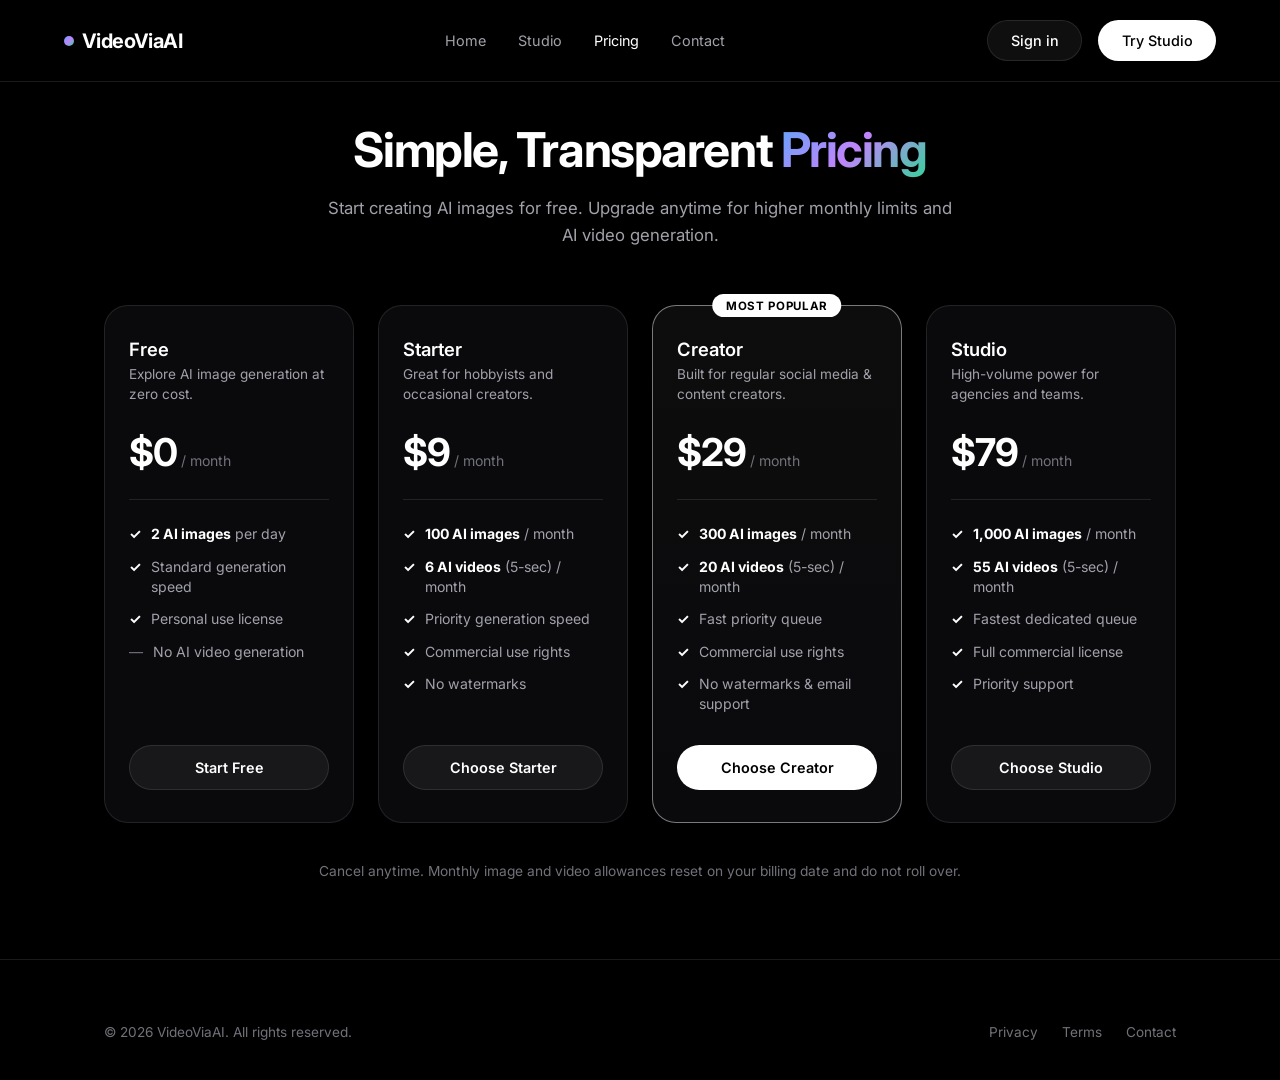
<file: pricing.html>
<!DOCTYPE html>
<html lang="en">
<head>
  <meta charset="UTF-8" />
  <meta name="viewport" content="width=device-width, initial-scale=1.0" />
  <title>Pricing — VideoViaAI</title>
  <link rel="preconnect" href="https://fonts.googleapis.com" />
  <link rel="preconnect" href="https://fonts.gstatic.com" crossorigin />
  <link href="https://fonts.googleapis.com/css2?family=Inter:wght@400;500;600;700&display=swap" rel="stylesheet" />
  <link rel="stylesheet" href="css/style.css" />
  <style>
    .pricing-wrapper {
      flex: 1;
      padding: 7.5rem 0 5rem;
    }

    .pricing-header {
      text-align: center;
      max-width: 640px;
      margin: 0 auto 3.5rem;
    }

    .pricing-header h1 {
      font-size: clamp(2rem, 4vw, 3rem);
      font-weight: 700;
      letter-spacing: -0.03em;
      margin-bottom: 1rem;
    }

    .pricing-header p {
      color: var(--text-secondary);
      font-size: 1.05rem;
      line-height: 1.6;
    }

    .pricing-grid {
      display: grid;
      grid-template-columns: repeat(4, 1fr);
      gap: 1.5rem;
      align-items: stretch;
    }

    .pricing-card {
      background: var(--bg-surface);
      border: 1px solid var(--border-subtle);
      border-radius: var(--radius-lg);
      padding: 2rem 1.5rem;
      display: flex;
      flex-direction: column;
      position: relative;
      transition: border-color 0.2s ease, transform 0.2s ease;
    }

    .pricing-card:hover {
      border-color: var(--border-hover);
      transform: translateY(-2px);
    }

    .pricing-card.featured {
      border-color: rgba(255, 255, 255, 0.45);
      background: linear-gradient(180deg, rgba(255, 255, 255, 0.05) 0%, var(--bg-surface) 100%);
    }

    .popular-badge {
      position: absolute;
      top: -12px;
      left: 50%;
      transform: translateX(-50%);
      background: #ffffff;
      color: #000000;
      font-size: 0.72rem;
      font-weight: 700;
      text-transform: uppercase;
      letter-spacing: 0.06em;
      padding: 0.3rem 0.85rem;
      border-radius: var(--radius-pill);
      white-space: nowrap;
    }

    .plan-name {
      font-size: 1.15rem;
      font-weight: 600;
      margin-bottom: 0.35rem;
    }

    .plan-desc {
      font-size: 0.85rem;
      color: var(--text-secondary);
      margin-bottom: 1.5rem;
      min-height: 2.5rem;
      line-height: 1.45;
    }

    .plan-price {
      display: flex;
      align-items: baseline;
      gap: 0.25rem;
      margin-bottom: 1.5rem;
      padding-bottom: 1.5rem;
      border-bottom: 1px solid var(--border-subtle);
    }

    .price-amount {
      font-size: 2.4rem;
      font-weight: 700;
      letter-spacing: -0.03em;
    }

    .price-period {
      font-size: 0.88rem;
      color: var(--text-muted);
    }

    .plan-features {
      list-style: none;
      padding: 0;
      margin: 0 0 2rem;
      flex: 1;
      display: flex;
      flex-direction: column;
      gap: 0.8rem;
    }

    .plan-features li {
      font-size: 0.88rem;
      color: var(--text-secondary);
      display: flex;
      align-items: flex-start;
      gap: 0.6rem;
      line-height: 1.4;
    }

    .plan-features li strong {
      color: var(--text-primary);
    }

    .check-icon {
      color: #ffffff;
      font-weight: 700;
      flex-shrink: 0;
    }

    .muted-icon {
      color: var(--text-muted);
      flex-shrink: 0;
    }

    .plan-btn {
      width: 100%;
      text-align: center;
      padding: 0.8rem 1rem;
      font-weight: 600;
      font-size: 0.9rem;
    }

    .pricing-note {
      text-align: center;
      margin-top: 2.5rem;
      font-size: 0.86rem;
      color: var(--text-muted);
    }

    @media (max-width: 1080px) {
      .pricing-grid {
        grid-template-columns: repeat(2, 1fr);
      }
    }

    @media (max-width: 620px) {
      .pricing-grid {
        grid-template-columns: 1fr;
      }
    }
  </style>
</head>
<body>

  <nav class="navbar">
    <a href="index.html" class="logo">
      <span class="logo-dot"></span>
      VideoViaAI
    </a>
    <div class="nav-links">
      <a href="index.html">Home</a>
      <a href="generate.html">Studio</a>
      <a href="pricing.html" style="color: #ffffff;">Pricing</a>
      <a href="contact.html">Contact</a>
    </div>
    <div class="nav-actions">
      <a href="login.html" class="btn btn-secondary">Sign in</a>
      <a href="generate.html" class="btn btn-primary">Try Studio</a>
    </div>
  </nav>

  <main class="pricing-wrapper">
    <div class="container">
      <div class="pricing-header">
        <h1>Simple, Transparent <span class="iridescent-text">Pricing</span></h1>
        <p>Start creating AI images for free. Upgrade anytime for higher monthly limits and AI video generation.</p>
      </div>

      <div class="pricing-grid">
        <!-- Free Plan -->
        <div class="pricing-card">
          <div class="plan-name">Free</div>
          <p class="plan-desc">Explore AI image generation at zero cost.</p>
          <div class="plan-price">
            <span class="price-amount">$0</span>
            <span class="price-period">/ month</span>
          </div>
          <ul class="plan-features">
            <li><span class="check-icon">✓</span><span><strong>2 AI images</strong> per day</span></li>
            <li><span class="check-icon">✓</span><span>Standard generation speed</span></li>
            <li><span class="check-icon">✓</span><span>Personal use license</span></li>
            <li><span class="muted-icon">—</span><span>No AI video generation</span></li>
          </ul>
          <a href="generate.html" class="btn btn-secondary plan-btn">Start Free</a>
        </div>

        <!-- Starter Plan -->
        <div class="pricing-card">
          <div class="plan-name">Starter</div>
          <p class="plan-desc">Great for hobbyists and occasional creators.</p>
          <div class="plan-price">
            <span class="price-amount">$9</span>
            <span class="price-period">/ month</span>
          </div>
          <ul class="plan-features">
            <li><span class="check-icon">✓</span><span><strong>100 AI images</strong> / month</span></li>
            <li><span class="check-icon">✓</span><span><strong>6 AI videos</strong> (5-sec) / month</span></li>
            <li><span class="check-icon">✓</span><span>Priority generation speed</span></li>
            <li><span class="check-icon">✓</span><span>Commercial use rights</span></li>
            <li><span class="check-icon">✓</span><span>No watermarks</span></li>
          </ul>
          <a href="login.html" class="btn btn-secondary plan-btn">Choose Starter</a>
        </div>

        <!-- Creator Plan (Featured) -->
        <div class="pricing-card featured">
          <div class="popular-badge">Most Popular</div>
          <div class="plan-name">Creator</div>
          <p class="plan-desc">Built for regular social media & content creators.</p>
          <div class="plan-price">
            <span class="price-amount">$29</span>
            <span class="price-period">/ month</span>
          </div>
          <ul class="plan-features">
            <li><span class="check-icon">✓</span><span><strong>300 AI images</strong> / month</span></li>
            <li><span class="check-icon">✓</span><span><strong>20 AI videos</strong> (5-sec) / month</span></li>
            <li><span class="check-icon">✓</span><span>Fast priority queue</span></li>
            <li><span class="check-icon">✓</span><span>Commercial use rights</span></li>
            <li><span class="check-icon">✓</span><span>No watermarks & email support</span></li>
          </ul>
          <a href="login.html" class="btn btn-primary plan-btn">Choose Creator</a>
        </div>

        <!-- Studio Plan -->
        <div class="pricing-card">
          <div class="plan-name">Studio</div>
          <p class="plan-desc">High-volume power for agencies and teams.</p>
          <div class="plan-price">
            <span class="price-amount">$79</span>
            <span class="price-period">/ month</span>
          </div>
          <ul class="plan-features">
            <li><span class="check-icon">✓</span><span><strong>1,000 AI images</strong> / month</span></li>
            <li><span class="check-icon">✓</span><span><strong>55 AI videos</strong> (5-sec) / month</span></li>
            <li><span class="check-icon">✓</span><span>Fastest dedicated queue</span></li>
            <li><span class="check-icon">✓</span><span>Full commercial license</span></li>
            <li><span class="check-icon">✓</span><span>Priority support</span></li>
          </ul>
          <a href="login.html" class="btn btn-secondary plan-btn">Choose Studio</a>
        </div>
      </div>

      <p class="pricing-note">
        Cancel anytime. Monthly image and video allowances reset on your billing date and do not roll over.
      </p>
    </div>
  </main>

  <footer>
    <div class="container">
      <div class="footer-bottom" style="border-top: none; padding-top: 0;">
        <span>© 2026 VideoViaAI. All rights reserved.</span>
        <div style="display: flex; gap: 1.5rem;">
          <a href="privacy.html">Privacy</a>
          <a href="terms.html">Terms</a>
          <a href="contact.html">Contact</a>
        </div>
      </div>
    </div>
  </footer>

  <!-- Cloudflare Web Analytics --><script type='module' src='https://static.cloudflareinsights.com/beacon.min.js' data-cf-beacon='{"token": "487d7ddb63574fec8b6b35715f66212c"}'></script><!-- End Cloudflare Web Analytics -->
</body>
</html>
</file>
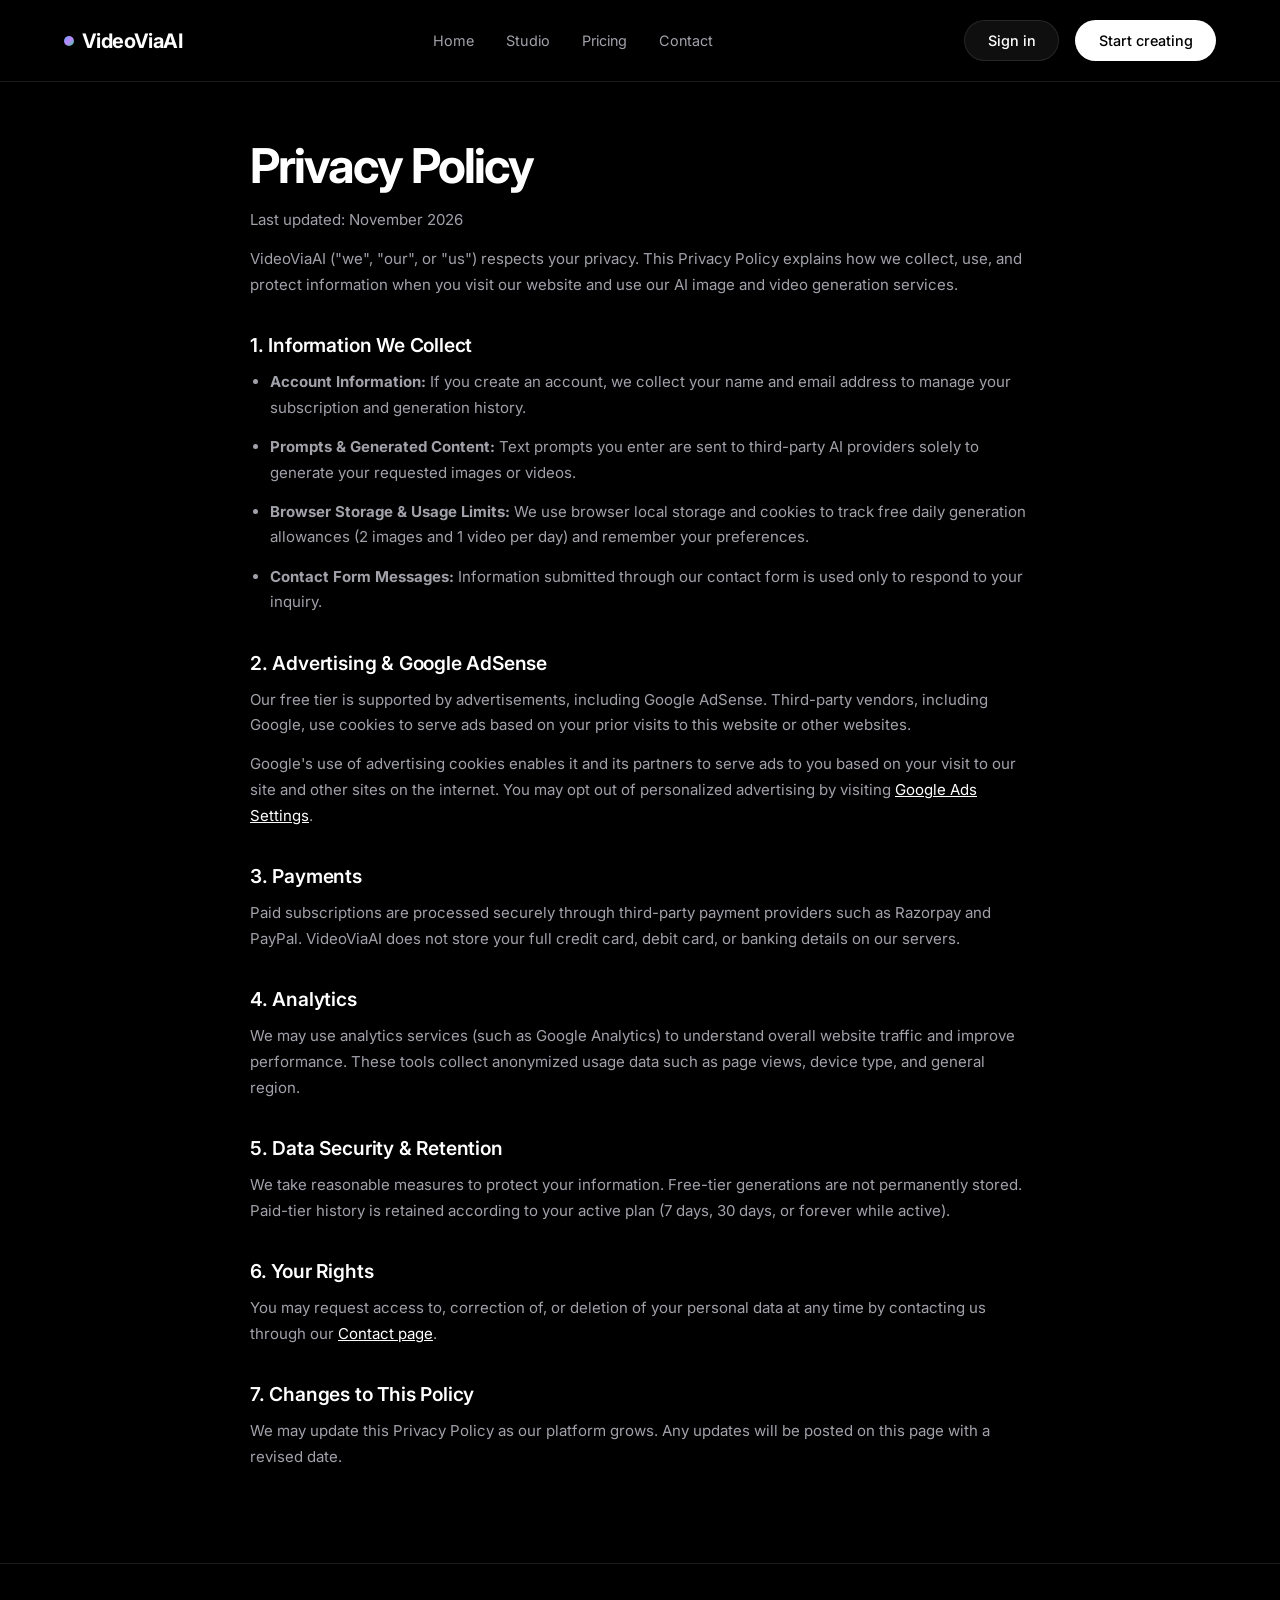
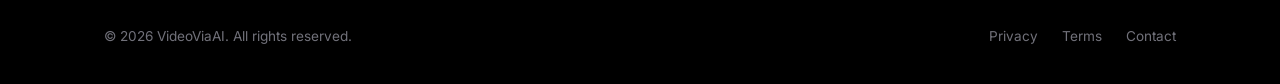
<file: privacy.html>
<!DOCTYPE html>
<html lang="en">
<head>
  <meta charset="UTF-8" />
  <meta name="viewport" content="width=device-width, initial-scale=1.0" />
  <title>Privacy Policy — VideoViaAI</title>
  <link rel="preconnect" href="https://fonts.googleapis.com" />
  <link rel="preconnect" href="https://fonts.gstatic.com" crossorigin />
  <link href="https://fonts.googleapis.com/css2?family=Inter:wght@400;500;600;700&display=swap" rel="stylesheet" />
  <link rel="stylesheet" href="css/style.css" />
  <style>
    .legal-wrapper {
      flex: 1;
      padding: 8.5rem 0 5rem;
    }

    .legal-content {
      max-width: 780px;
      margin: 0 auto;
    }

    .legal-content h1 {
      font-size: clamp(2rem, 4vw, 3rem);
      font-weight: 700;
      letter-spacing: -0.04em;
      margin-bottom: 0.75rem;
    }

    .legal-updated {
      color: var(--text-muted);
      font-size: 0.88rem;
      margin-bottom: 3rem;
    }

    .legal-content h2 {
      font-size: 1.2rem;
      font-weight: 600;
      margin: 2.25rem 0 0.75rem;
      letter-spacing: -0.01em;
    }

    .legal-content p,
    .legal-content li {
      color: var(--text-secondary);
      font-size: 0.94rem;
      line-height: 1.7;
      margin-bottom: 0.85rem;
    }

    .legal-content ul {
      padding-left: 1.25rem;
      margin-bottom: 1rem;
    }

    .legal-content a {
      color: var(--text-primary);
      text-decoration: underline;
    }
  </style>
</head>
<body>

  <nav class="navbar">
    <a href="index.html" class="logo">
      <span class="logo-dot"></span>
      VideoViaAI
    </a>
    <div class="nav-links">
      <a href="index.html">Home</a>
      <a href="generate.html">Studio</a>
      <a href="pricing.html">Pricing</a>
      <a href="contact.html">Contact</a>
    </div>
    <div class="nav-actions">
      <a href="login.html" class="btn btn-secondary">Sign in</a>
      <a href="generate.html" class="btn btn-primary">Start creating</a>
    </div>
  </nav>

  <main class="legal-wrapper">
    <div class="container">
      <div class="legal-content">
        <h1>Privacy Policy</h1>
        <p class="legal-updated">Last updated: November 2026</p>

        <p>VideoViaAI ("we", "our", or "us") respects your privacy. This Privacy Policy explains how we collect, use, and protect information when you visit our website and use our AI image and video generation services.</p>

        <h2>1. Information We Collect</h2>
        <ul>
          <li><strong>Account Information:</strong> If you create an account, we collect your name and email address to manage your subscription and generation history.</li>
          <li><strong>Prompts &amp; Generated Content:</strong> Text prompts you enter are sent to third-party AI providers solely to generate your requested images or videos.</li>
          <li><strong>Browser Storage &amp; Usage Limits:</strong> We use browser local storage and cookies to track free daily generation allowances (2 images and 1 video per day) and remember your preferences.</li>
          <li><strong>Contact Form Messages:</strong> Information submitted through our contact form is used only to respond to your inquiry.</li>
        </ul>

        <h2>2. Advertising &amp; Google AdSense</h2>
        <p>Our free tier is supported by advertisements, including Google AdSense. Third-party vendors, including Google, use cookies to serve ads based on your prior visits to this website or other websites.</p>
        <p>Google's use of advertising cookies enables it and its partners to serve ads to you based on your visit to our site and other sites on the internet. You may opt out of personalized advertising by visiting <a href="https://www.google.com/settings/ads" target="_blank" rel="noopener">Google Ads Settings</a>.</p>

        <h2>3. Payments</h2>
        <p>Paid subscriptions are processed securely through third-party payment providers such as Razorpay and PayPal. VideoViaAI does not store your full credit card, debit card, or banking details on our servers.</p>

        <h2>4. Analytics</h2>
        <p>We may use analytics services (such as Google Analytics) to understand overall website traffic and improve performance. These tools collect anonymized usage data such as page views, device type, and general region.</p>

        <h2>5. Data Security &amp; Retention</h2>
        <p>We take reasonable measures to protect your information. Free-tier generations are not permanently stored. Paid-tier history is retained according to your active plan (7 days, 30 days, or forever while active).</p>

        <h2>6. Your Rights</h2>
        <p>You may request access to, correction of, or deletion of your personal data at any time by contacting us through our <a href="contact.html">Contact page</a>.</p>

        <h2>7. Changes to This Policy</h2>
        <p>We may update this Privacy Policy as our platform grows. Any updates will be posted on this page with a revised date.</p>
      </div>
    </div>
  </main>

  <footer>
    <div class="container">
      <div class="footer-bottom" style="border-top: none; padding-top: 0;">
        <span>© 2026 VideoViaAI. All rights reserved.</span>
        <div style="display: flex; gap: 1.5rem;">
          <a href="privacy.html">Privacy</a>
          <a href="terms.html">Terms</a>
          <a href="contact.html">Contact</a>
        </div>
      </div>
    </div>
  </footer>

</body>
</html>
</file>
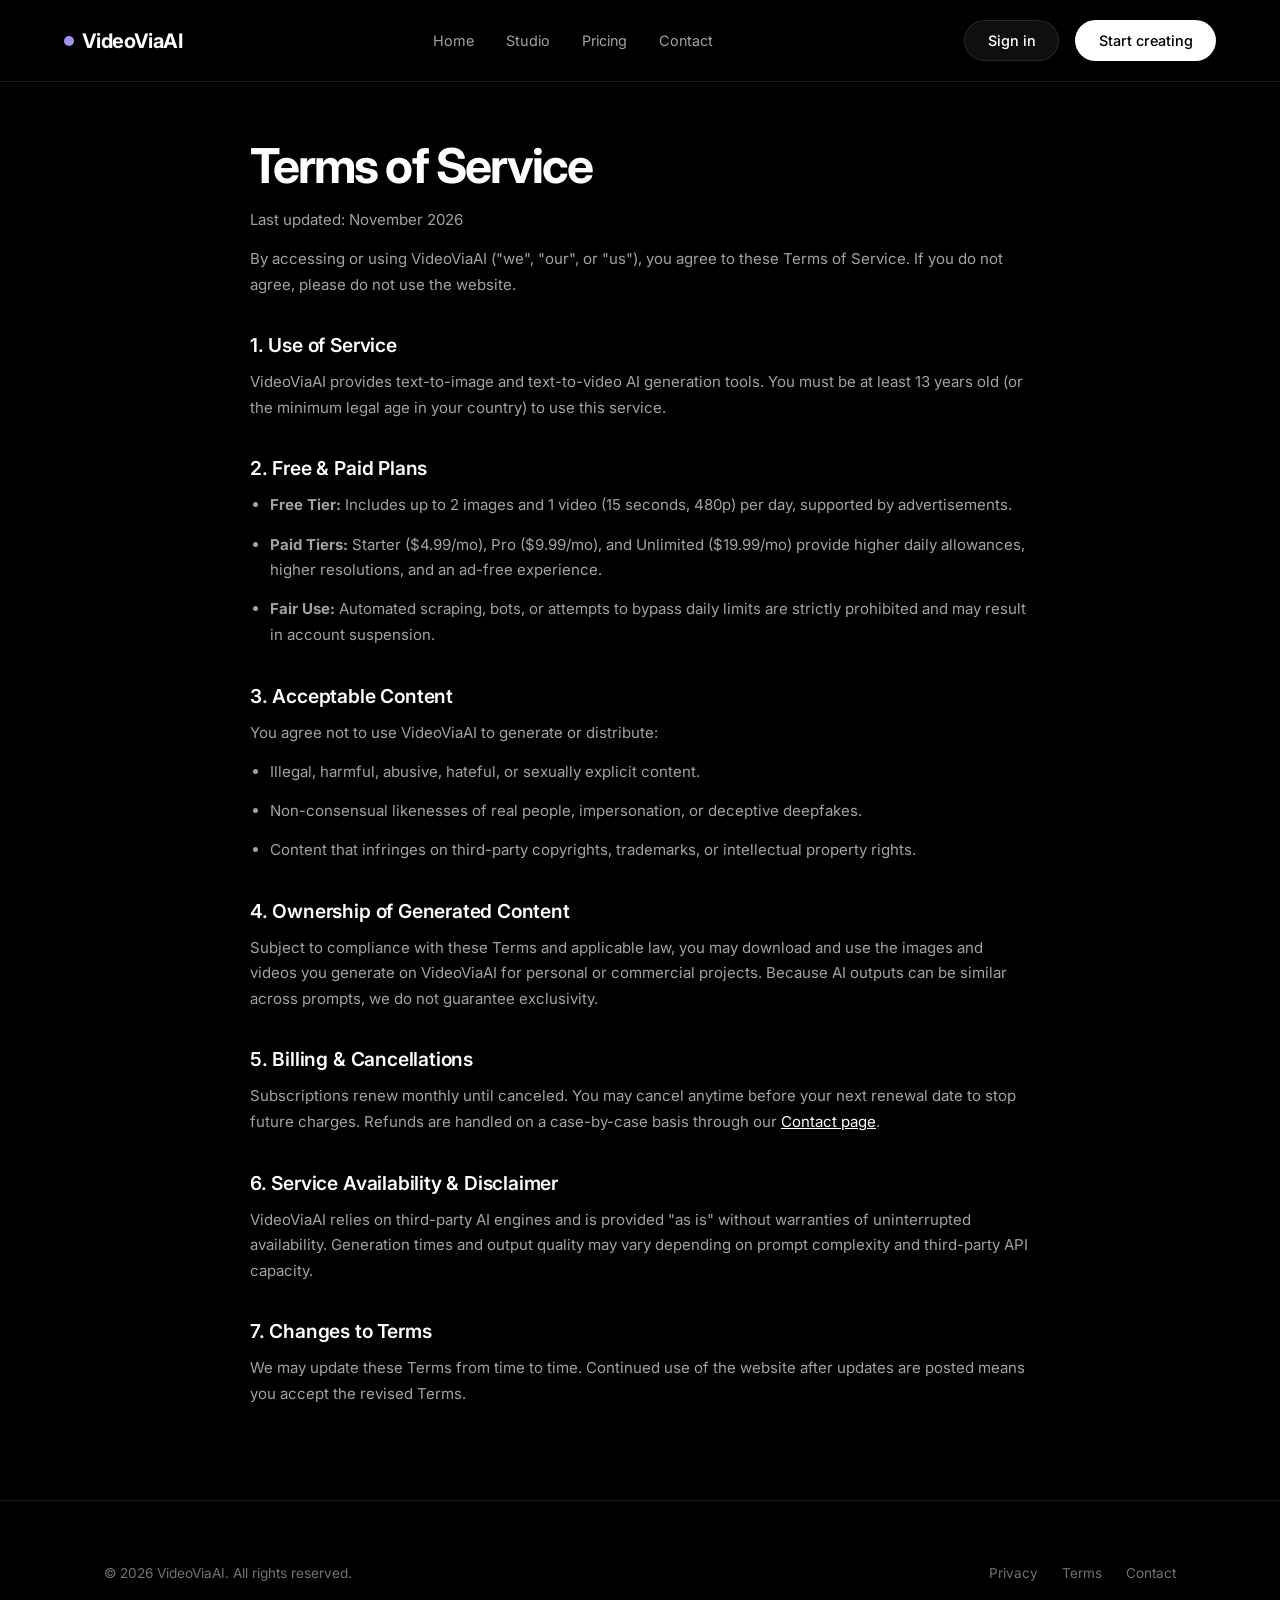
<file: terms.html>
<!DOCTYPE html>
<html lang="en">
<head>
  <meta charset="UTF-8" />
  <meta name="viewport" content="width=device-width, initial-scale=1.0" />
  <title>Terms of Service — VideoViaAI</title>
  <link rel="preconnect" href="https://fonts.googleapis.com" />
  <link rel="preconnect" href="https://fonts.gstatic.com" crossorigin />
  <link href="https://fonts.googleapis.com/css2?family=Inter:wght@400;500;600;700&display=swap" rel="stylesheet" />
  <link rel="stylesheet" href="css/style.css" />
  <style>
    .legal-wrapper {
      flex: 1;
      padding: 8.5rem 0 5rem;
    }

    .legal-content {
      max-width: 780px;
      margin: 0 auto;
    }

    .legal-content h1 {
      font-size: clamp(2rem, 4vw, 3rem);
      font-weight: 700;
      letter-spacing: -0.04em;
      margin-bottom: 0.75rem;
    }

    .legal-updated {
      color: var(--text-muted);
      font-size: 0.88rem;
      margin-bottom: 3rem;
    }

    .legal-content h2 {
      font-size: 1.2rem;
      font-weight: 600;
      margin: 2.25rem 0 0.75rem;
      letter-spacing: -0.01em;
    }

    .legal-content p,
    .legal-content li {
      color: var(--text-secondary);
      font-size: 0.94rem;
      line-height: 1.7;
      margin-bottom: 0.85rem;
    }

    .legal-content ul {
      padding-left: 1.25rem;
      margin-bottom: 1rem;
    }

    .legal-content a {
      color: var(--text-primary);
      text-decoration: underline;
    }
  </style>
</head>
<body>

  <nav class="navbar">
    <a href="index.html" class="logo">
      <span class="logo-dot"></span>
      VideoViaAI
    </a>
    <div class="nav-links">
      <a href="index.html">Home</a>
      <a href="generate.html">Studio</a>
      <a href="pricing.html">Pricing</a>
      <a href="contact.html">Contact</a>
    </div>
    <div class="nav-actions">
      <a href="login.html" class="btn btn-secondary">Sign in</a>
      <a href="generate.html" class="btn btn-primary">Start creating</a>
    </div>
  </nav>

  <main class="legal-wrapper">
    <div class="container">
      <div class="legal-content">
        <h1>Terms of Service</h1>
        <p class="legal-updated">Last updated: November 2026</p>

        <p>By accessing or using VideoViaAI ("we", "our", or "us"), you agree to these Terms of Service. If you do not agree, please do not use the website.</p>

        <h2>1. Use of Service</h2>
        <p>VideoViaAI provides text-to-image and text-to-video AI generation tools. You must be at least 13 years old (or the minimum legal age in your country) to use this service.</p>

        <h2>2. Free &amp; Paid Plans</h2>
        <ul>
          <li><strong>Free Tier:</strong> Includes up to 2 images and 1 video (15 seconds, 480p) per day, supported by advertisements.</li>
          <li><strong>Paid Tiers:</strong> Starter ($4.99/mo), Pro ($9.99/mo), and Unlimited ($19.99/mo) provide higher daily allowances, higher resolutions, and an ad-free experience.</li>
          <li><strong>Fair Use:</strong> Automated scraping, bots, or attempts to bypass daily limits are strictly prohibited and may result in account suspension.</li>
        </ul>

        <h2>3. Acceptable Content</h2>
        <p>You agree not to use VideoViaAI to generate or distribute:</p>
        <ul>
          <li>Illegal, harmful, abusive, hateful, or sexually explicit content.</li>
          <li>Non-consensual likenesses of real people, impersonation, or deceptive deepfakes.</li>
          <li>Content that infringes on third-party copyrights, trademarks, or intellectual property rights.</li>
        </ul>

        <h2>4. Ownership of Generated Content</h2>
        <p>Subject to compliance with these Terms and applicable law, you may download and use the images and videos you generate on VideoViaAI for personal or commercial projects. Because AI outputs can be similar across prompts, we do not guarantee exclusivity.</p>

        <h2>5. Billing &amp; Cancellations</h2>
        <p>Subscriptions renew monthly until canceled. You may cancel anytime before your next renewal date to stop future charges. Refunds are handled on a case-by-case basis through our <a href="contact.html">Contact page</a>.</p>

        <h2>6. Service Availability &amp; Disclaimer</h2>
        <p>VideoViaAI relies on third-party AI engines and is provided "as is" without warranties of uninterrupted availability. Generation times and output quality may vary depending on prompt complexity and third-party API capacity.</p>

        <h2>7. Changes to Terms</h2>
        <p>We may update these Terms from time to time. Continued use of the website after updates are posted means you accept the revised Terms.</p>
      </div>
    </div>
  </main>

  <footer>
    <div class="container">
      <div class="footer-bottom" style="border-top: none; padding-top: 0;">
        <span>© 2026 VideoViaAI. All rights reserved.</span>
        <div style="display: flex; gap: 1.5rem;">
          <a href="privacy.html">Privacy</a>
          <a href="terms.html">Terms</a>
          <a href="contact.html">Contact</a>
        </div>
      </div>
    </div>
  </footer>

</body>
</html>
</file>
<file: css/style.css>
:root {
  --bg-primary: #000000;
  --bg-surface: #0a0a0d;
  --bg-elevated: #121217;
  --border-subtle: rgba(255, 255, 255, 0.1);
  --border-hover: rgba(255, 255, 255, 0.25);
  --text-primary: #ffffff;
  --text-secondary: #a1a1aa;
  --text-muted: #71717a;
  --accent-blue: #4285f4;
  --accent-violet: #8b5cf6;
  --accent-cyan: #06b6d4;
  --accent-green: #34a853;
  --iridescent: linear-gradient(135deg, #60a5fa 0%, #c084fc 50%, #34d399 100%);
  --radius-sm: 8px;
  --radius-md: 14px;
  --radius-lg: 24px;
  --radius-pill: 9999px;
  --font-sans: 'Inter', -apple-system, BlinkMacSystemFont, 'Segoe UI', Roboto, sans-serif;
}

* {
  box-sizing: border-box;
  margin: 0;
  padding: 0;
}

html {
  scroll-behavior: smooth;
  background-color: var(--bg-primary);
  color: var(--text-primary);
  font-family: var(--font-sans);
  -webkit-font-smoothing: antialiased;
}

body {
  min-height: 100vh;
  display: flex;
  flex-direction: column;
  overflow-x: hidden;
}

a {
  color: inherit;
  text-decoration: none;
}

/* Navigation */
.navbar {
  position: fixed;
  top: 0;
  left: 0;
  right: 0;
  z-index: 100;
  display: flex;
  align-items: center;
  justify-content: space-between;
  padding: 1.25rem 5%;
  background: rgba(0, 0, 0, 0.75);
  backdrop-filter: blur(16px);
  border-bottom: 1px solid var(--border-subtle);
}

.logo {
  font-size: 1.25rem;
  font-weight: 700;
  letter-spacing: -0.03em;
  display: flex;
  align-items: center;
  gap: 0.5rem;
}

.logo-dot {
  width: 10px;
  height: 10px;
  border-radius: 50%;
  background: var(--iridescent);
}

.nav-links {
  display: flex;
  align-items: center;
  gap: 2rem;
  font-size: 0.9rem;
  color: var(--text-secondary);
}

.nav-links a:hover {
  color: var(--text-primary);
}

.nav-actions {
  display: flex;
  align-items: center;
  gap: 1rem;
}

/* Buttons */
.btn {
  display: inline-flex;
  align-items: center;
  justify-content: center;
  gap: 0.5rem;
  padding: 0.7rem 1.4rem;
  border-radius: var(--radius-pill);
  font-size: 0.9rem;
  font-weight: 500;
  cursor: pointer;
  transition: all 0.2s ease;
  border: 1px solid transparent;
}

.btn-primary {
  background: #ffffff;
  color: #000000;
}

.btn-primary:hover {
  background: #e4e4e7;
  transform: translateY(-1px);
}

.btn-secondary {
  background: rgba(255, 255, 255, 0.06);
  color: var(--text-primary);
  border-color: var(--border-subtle);
}

.btn-secondary:hover {
  background: rgba(255, 255, 255, 0.12);
  border-color: var(--border-hover);
}

/* Layout Utilities */
.container {
  width: 100%;
  max-width: 1200px;
  margin: 0 auto;
  padding: 0 5%;
}

.section {
  padding: 7rem 0;
}

.iridescent-text {
  background: var(--iridescent);
  -webkit-background-clip: text;
  -webkit-text-fill-color: transparent;
}

/* AdSense Container */
.ad-slot {
  width: 100%;
  max-width: 728px;
  min-height: 90px;
  margin: 2.5rem auto;
  border: 1px dashed var(--border-subtle);
  border-radius: var(--radius-md);
  display: flex;
  align-items: center;
  justify-content: center;
  color: var(--text-muted);
  font-size: 0.75rem;
  letter-spacing: 0.08em;
  text-transform: uppercase;
  background: var(--bg-surface);
}

/* Footer */
footer {
  margin-top: auto;
  border-top: 1px solid var(--border-subtle);
  padding: 4rem 0 2.5rem;
  background: var(--bg-primary);
}

.footer-grid {
  display: grid;
  grid-template-columns: 2fr 1fr 1fr 1fr;
  gap: 3rem;
  margin-bottom: 3rem;
}

.footer-col h4 {
  font-size: 0.85rem;
  text-transform: uppercase;
  letter-spacing: 0.08em;
  color: var(--text-muted);
  margin-bottom: 1rem;
}

.footer-col ul {
  list-style: none;
  display: flex;
  flex-direction: column;
  gap: 0.65rem;
  font-size: 0.9rem;
  color: var(--text-secondary);
}

.footer-col a:hover {
  color: var(--text-primary);
}

.footer-bottom {
  display: flex;
  justify-content: space-between;
  align-items: center;
  padding-top: 2rem;
  border-top: 1px solid var(--border-subtle);
  font-size: 0.85rem;
  color: var(--text-muted);
}

@media (max-width: 768px) {
  .nav-links {
    display: none;
  }
  .footer-grid {
    grid-template-columns: 1fr 1fr;
  }
}

/* Mobile Navigation Fix */
@media (max-width: 768px) {
  .navbar {
    flex-wrap: wrap;
    gap: 0.75rem;
    padding: 0.85rem 1rem;
  }

  .nav-links {
    display: flex !important;
    order: 3;
    width: 100%;
    justify-content: center;
    gap: 1.25rem;
    padding-top: 0.65rem;
    border-top: 1px solid rgba(255, 255, 255, 0.08);
    font-size: 0.9rem;
  }

  .nav-actions {
    gap: 0.5rem;
  }

  .nav-actions .btn {
    padding: 0.45rem 0.85rem;
    font-size: 0.82rem;
  }
}
</file>
